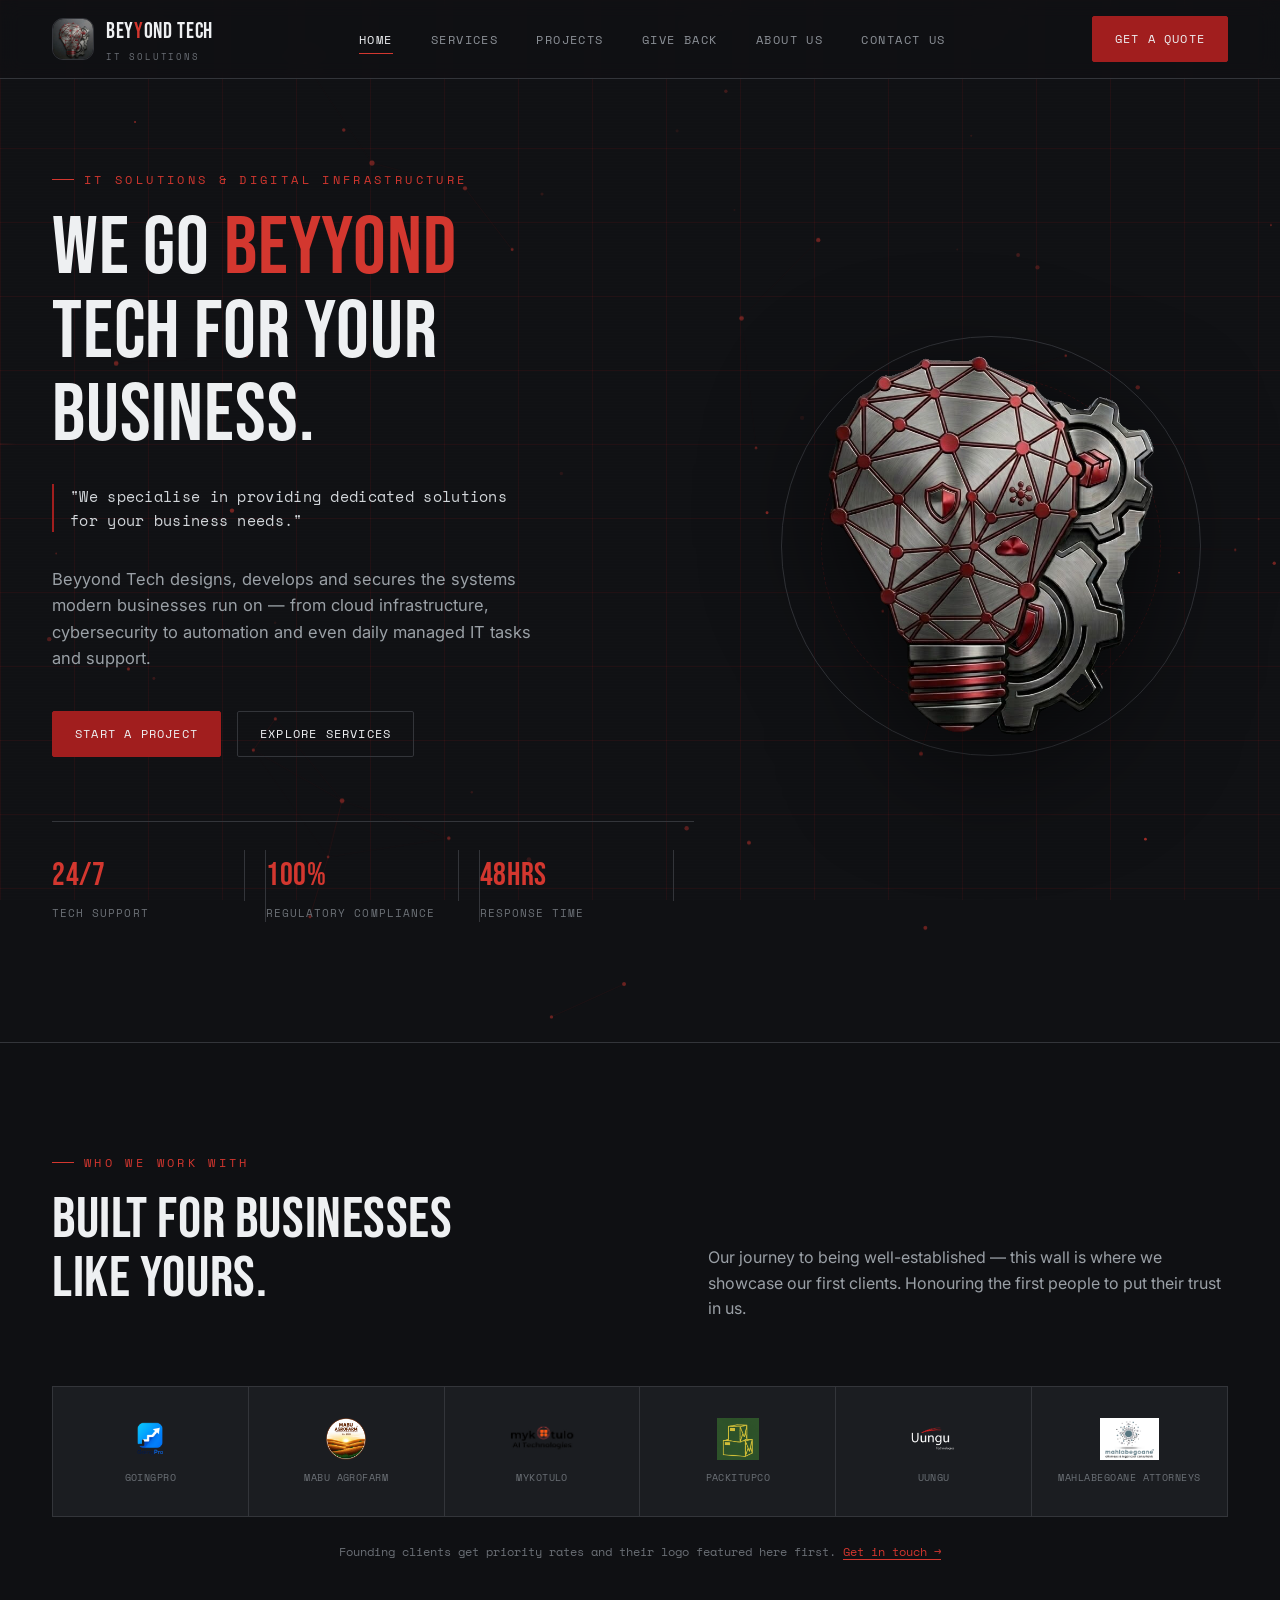
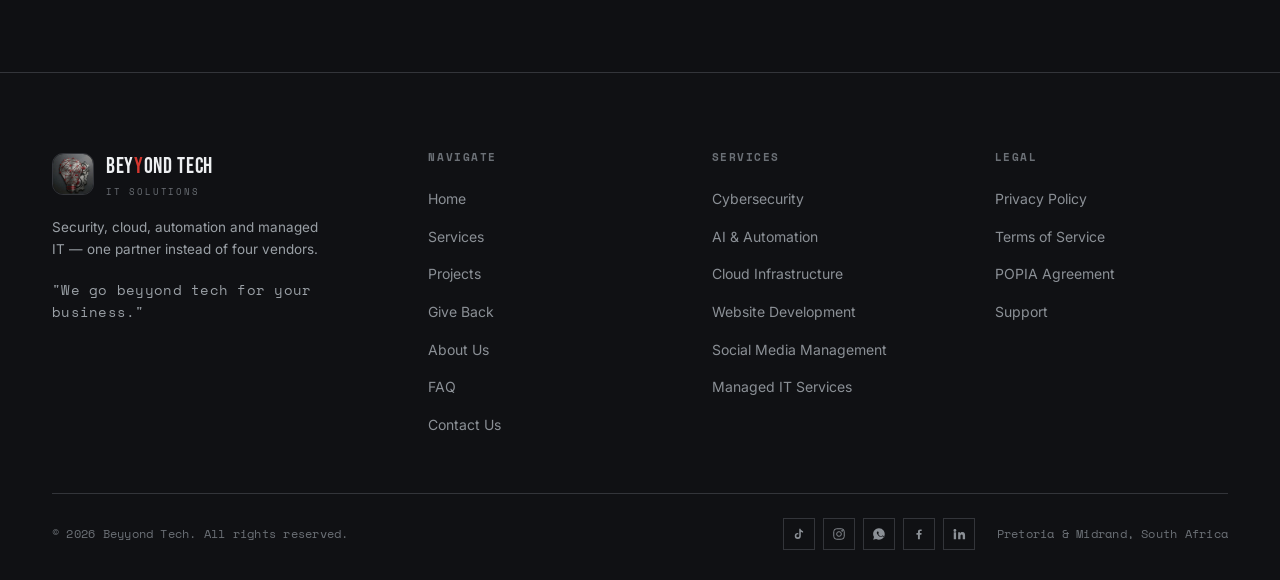
<file: index.html>
<!DOCTYPE html>
<html lang="en-ZA">
<head>
<meta charset="UTF-8">
<meta name="viewport" content="width=device-width, initial-scale=1.0">
<title>Beyyond Tech | IT Support, Cybersecurity &amp; Website Development in South Africa</title>
<meta name="description" content="Beyyond Tech is a South African IT solutions company providing cybersecurity, cloud infrastructure, website development, social media management and managed IT support for small and mid-sized businesses across South Africa.">
<meta name="robots" content="index, follow">
<meta name="geo.region" content="ZA-GP">
<meta name="geo.placename" content="Pretoria and Midrand">
<link rel="canonical" href="https://www.beyyondtech.co.za/">

<!-- Open Graph -->
<meta property="og:type" content="website">
<meta property="og:site_name" content="Beyyond Tech">
<meta property="og:title" content="Beyyond Tech | IT Support, Cybersecurity & Website Development in South Africa">
<meta property="og:description" content="Beyyond Tech is a South African IT solutions company providing cybersecurity, cloud infrastructure, website development, social media management and managed IT support for small and mid-sized businesses across South Africa.">
<meta property="og:url" content="https://www.beyyondtech.co.za/">
<meta property="og:image" content="https://www.beyyondtech.co.za/assets/Logo.png">
<meta property="og:locale" content="en_ZA">

<!-- Twitter -->
<meta name="twitter:card" content="summary_large_image">
<meta name="twitter:title" content="Beyyond Tech | IT Support, Cybersecurity & Website Development in South Africa">
<meta name="twitter:description" content="Beyyond Tech is a South African IT solutions company providing cybersecurity, cloud infrastructure, website development, social media management and managed IT support for small and mid-sized businesses across South Africa.">
<meta name="twitter:image" content="https://www.beyyondtech.co.za/assets/Logo.png">

<link rel="icon" type="image/jpeg" href="assets/favicon.jpeg">
<link rel="preconnect" href="https://fonts.googleapis.com">
<link rel="preconnect" href="https://fonts.gstatic.com" crossorigin>
<link href="https://fonts.googleapis.com/css2?family=Bebas+Neue&family=Space+Mono:wght@400;700&family=Inter:wght@400;500;600;700;800&display=swap" rel="stylesheet">
<link rel="stylesheet" href="styles.css">

<!-- Structured data — helps Google understand this as a local South African IT business -->
<script type="application/ld+json">
{
  "@context": "https://schema.org",
  "@type": "ProfessionalService",
  "name": "Beyyond Tech",
  "alternateName": "Beyyond Tech IT Solutions",
  "description": "IT support, cybersecurity, cloud infrastructure, automation, website development and social media management for small and mid-sized businesses in South Africa.",
  "url": "https://www.beyyondtech.co.za/",
  "logo": "https://www.beyyondtech.co.za/assets/Logo.png",
  "image": "https://www.beyyondtech.co.za/assets/Logo.png",
  "telephone": "+27-00-000-0000",
  "priceRange": "$$",
  "address": {
    "@type": "PostalAddress",
    "addressLocality": "Pretoria and Midrand",
    "addressRegion": "Gauteng",
    "addressCountry": "ZA"
  },
  "areaServed": {
    "@type": "Country",
    "name": "South Africa"
  },
  "sameAs": [
    "https://www.tiktok.com/@beyyondtech",
    "https://twitter.com/beyyondtech",
    "https://www.instagram.com/beyyondtech",
    "https://www.facebook.com/beyyondtech"
  ],
  "makesOffer": [
    { "@type": "Offer", "itemOffered": { "@type": "Service", "name": "Cybersecurity & Data Protection" } },
    { "@type": "Offer", "itemOffered": { "@type": "Service", "name": "AI & Automation Solutions" } },
    { "@type": "Offer", "itemOffered": { "@type": "Service", "name": "Cloud Infrastructure" } },
    { "@type": "Offer", "itemOffered": { "@type": "Service", "name": "Website Development" } },
    { "@type": "Offer", "itemOffered": { "@type": "Service", "name": "Social Media Management" } },
    { "@type": "Offer", "itemOffered": { "@type": "Service", "name": "Managed IT & Deployment" } }
  ]
}
</script>
</head>
<body data-page="home">

<header>
  <div class="nav-inner">
    <a href="index.html" class="brand">
      <img src="assets/favicon.jpeg" alt="Beyyond Tech logo">
      <div>
        <div class="brand-word">BEY<span>Y</span>OND TECH</div>
        <div class="brand-tag">IT Solutions</div>
      </div>
    </a>
    <nav class="primary-nav" id="primaryNav">
      <ul>
        <li><a href="index.html" class="nav-link active">Home</a></li>
        <li><a href="services.html" class="nav-link">Services</a></li>
        <li><a href="projects.html" class="nav-link">Projects</a></li>
        <li><a href="giveback.html" class="nav-link">Give Back</a></li>
        <li><a href="about.html" class="nav-link">About Us</a></li>
        <li><a href="contact.html" class="nav-link">Contact Us</a></li>
      </ul>
    </nav>
    <div class="header-cta">
      <a href="contact.html#contact" class="btn btn-solid">Get a Quote</a>
      <button class="menu-toggle" id="menuToggle" aria-label="Toggle menu">
        <span></span><span></span><span></span>
      </button>
    </div>
  </div>
</header>
<main>

<!-- ============ HOME / HERO ============ -->
  <section id="home">
    <canvas id="network-canvas"></canvas>
    <div class="wrap hero-inner">
      <div class="hero-copy">
        <div class="eyebrow">IT Solutions &amp; Digital Infrastructure</div>
        <h1>We go <span class="hl">beyyond</span><br>tech for your<br>business.</h1>
        <p class="motto">"We specialise in providing dedicated solutions for your business needs."</p>
        <p class="lead">Beyyond Tech designs, develops and secures the systems modern businesses run on — from cloud infrastructure, cybersecurity to automation and even daily managed IT tasks and support.</p>
        <div class="hero-actions">
          <a href="contact.html#contact" class="btn btn-solid">Start a Project</a>
          <a href="services.html#services" class="btn btn-ghost">Explore Services</a>
        </div>
        <div class="stat-row">
          <div>
            <div class="stat-num">24/7</div>
            <div class="stat-label">Tech Support</div>
          </div>
          <div>
            <div class="stat-num">100%</div>
            <div class="stat-label">Regulatory Compliance</div>
          </div>
          <div>
            <div class="stat-num">48hrs</div>
            <div class="stat-label">Response Time</div>
          </div>
        </div>
      </div>
      <div class="hero-visual">
        <div class="ring"></div>
        <div class="ring r2"></div>
        <img src="assets/Logo.png" alt="Beyyond Tech emblem">
      </div>
    </div>
  </section>

<!-- ============ CLIENTS ============ -->
  <section id="clients">
    <div class="wrap">
      <div class="section-head reveal">
        <div>
          <div class="eyebrow">Who We Work With</div>
          <h2>Built for businesses<br>like yours.</h2>
        </div>
        <p class="section-sub">Our journey to being well-established — this wall is where we showcase our first clients. Honouring the first people to put their trust in us.</p>
      </div>
      <div class="clients-strip reveal">
        <div class="client-tile">
          <img src="assets/Client Logos/GoingPro.ico" alt="GoingPro logo">
          <span>GoingPro</span>
        </div>
        <div class="client-tile">
          <img src="assets/Client Logos/Mabu Agrofarm.png" alt="Mabu Agrofarm logo">
          <span>Mabu Agrofarm</span>
        </div>
        <div class="client-tile">
          <img src="assets/Client Logos/Mykotulo.png" alt="Mykotulo logo">
          <span>Mykotulo</span>
        </div>
        <div class="client-tile">
          <img src="assets/Client Logos/PackItUpCo.png" alt="PackItUpCo logo">
          <span>PackItUpCo</span>
        </div>
        <div class="client-tile">
          <img src="assets/Client Logos/Uungu.png" alt="Uungu logo">
          <span>Uungu</span>
        </div>
        <div class="client-tile">
          <img src="assets/Client Logos/Mahlabegoane Attoneys.jpg" alt="Mahlabegoane Attorneys logo">
          <span>Mahlabegoane Attorneys</span>
        </div>
      </div>
      <p class="clients-note reveal">Founding clients get priority rates and their logo featured here first. <a href="contact.html#contact">Get in touch →</a></p>
    </div>
  </section>

</main>

<!-- ============ FOOTER ============ -->
<footer>
  <div class="wrap">
    <div class="footer-grid">
      <div class="footer-brand">
        <a href="index.html" class="brand">
          <img src="assets/favicon.jpeg" alt="Beyyond Tech logo">
          <div>
            <div class="brand-word">BEY<span>Y</span>OND TECH</div>
            <div class="brand-tag">IT Solutions</div>
          </div>
        </a>
        <p>Security, cloud, automation and managed IT — one partner instead of four vendors.</p>
        <p class="footer-motto">"We go beyyond tech for your business."</p>
      </div>

      <div class="footer-col">
        <h5>Navigate</h5>
        <ul>
          <li><a href="#home">Home</a></li>
          <li><a href="services.html#services">Services</a></li>
          <li><a href="projects.html#projects">Projects</a></li>
          <li><a href="giveback.html#giveback">Give Back</a></li>
          <li><a href="about.html#about">About Us</a></li>
          <li><a href="contact.html#faq">FAQ</a></li>
          <li><a href="contact.html#contact">Contact Us</a></li>
        </ul>
      </div>

      <div class="footer-col">
        <h5>Services</h5>
        <ul>
          <li><a href="services.html#services">Cybersecurity</a></li>
          <li><a href="services.html#services">AI &amp; Automation</a></li>
          <li><a href="services.html#services">Cloud Infrastructure</a></li>
          <li><a href="services.html#services">Website Development</a></li>
          <li><a href="services.html#services">Social Media Management</a></li>
          <li><a href="services.html#services">Managed IT Services</a></li>
        </ul>
      </div>

      <div class="footer-col">
        <h5>Legal</h5>
        <ul>
          <li><button class="link-btn" data-modal="privacy">Privacy Policy</button></li>
          <li><button class="link-btn" data-modal="terms">Terms of Service</button></li>
          <li><button class="link-btn" data-modal="popia">POPIA Agreement</button></li>
          <li><button class="link-btn" data-modal="support">Support</button></li>
        </ul>
      </div>
    </div>

    <div class="footer-bottom">
      <p id="footerDate">© Beyyond Tech. All rights reserved.</p>
      <div class="footer-bottom-right">
        <div class="footer-social" aria-label="Social links — placeholders until profiles are live">
          <a href="#" title="TikTok"><svg viewBox="0 0 24 24" fill="currentColor"><path d="M14.5 3c.7 2.2 2.2 3.7 4.5 4.1v2.6c-1.3-.1-2.7-.5-3.9-1.4v7a5.2 5.2 0 1 1-5.2-5.2c.3 0 .6.1.9.1v2.6a2.5 2.5 0 1 0 1.6 2.5V3h2.1Z"/></svg></a>
          <a href="#" title="Instagram"><svg viewBox="0 0 24 24" fill="none" stroke="currentColor" stroke-width="1.6"><rect x="3" y="3" width="18" height="18" rx="5"/><circle cx="12" cy="12" r="4"/><circle cx="17.5" cy="6.5" r="1"/></svg></a>
          <a href="https://wa.me/270000000000" target="_blank" rel="noopener" title="WhatsApp"><svg viewBox="0 0 24 24" fill="currentColor"><path d="M12.04 2a9.96 9.96 0 0 0-8.58 15.2L2 22l5-1.32A9.97 9.97 0 1 0 12.04 2Zm5.74 14.06c-.2.56-1.14.99-1.55 1.05-.39.06-.89.09-2.86-.6-2.42-1.05-4-3.72-4.13-3.9-.13-.17-1.04-1.38-1.04-2.63 0-1.25.66-1.86.9-2.11.23-.25.5-.31.66-.31h.48c.15 0 .36.01.55.42.24.53.82 1.83.9 1.96.08.13.14.29.02.47-.12.18-.18.29-.36.46-.17.17-.36.4-.52.54-.17.17-.35.35-.15.69.2.34.9 1.48 1.94 2.39 1.34 1.2 2.47 1.57 2.81 1.74.34.17.54.14.73-.08.2-.22.87-.99 1.1-1.33.23-.34.46-.28.78-.17.32.11 2.05 1 2.39 1.18.34.17.56.26.65.4.09.13.09.76-.11 1.33Z"/></svg></a>
          <a href="#" title="Facebook"><svg viewBox="0 0 24 24" fill="currentColor"><path d="M13.5 21v-7.6h2.6l.4-3H13.5V8.4c0-.87.24-1.46 1.5-1.46h1.6V4.24C16.3 4.17 15.3 4.08 14.16 4.08c-2.35 0-3.96 1.43-3.96 4.06v2.26H7.6v3h2.6V21h3.3Z"/></svg></a>
          <a href="#" title="LinkedIn"><svg viewBox="0 0 24 24" fill="currentColor"><path d="M4.98 3.5a2.5 2.5 0 1 1 0 5 2.5 2.5 0 0 1 0-5ZM3 9h4v12H3V9Zm7 0h3.8v1.7h.05c.53-1 1.83-2.05 3.77-2.05 4.03 0 4.78 2.65 4.78 6.1V21h-4v-5.4c0-1.28-.02-2.93-1.79-2.93-1.79 0-2.06 1.4-2.06 2.84V21h-4V9Z"/></svg></a>
        </div>
        <p class="made">Pretoria &amp; Midrand, South Africa</p>
      </div>
    </div>
  </div>
</footer>

<!-- ============ MODALS ============ -->
<div class="modal-overlay" id="modalOverlay">
  <div class="modal-box">
    <div class="modal-head">
      <h3 id="modalTitle">Title</h3>
      <button class="modal-close" id="modalClose" aria-label="Close">✕</button>
    </div>
    <div class="modal-body" id="modalBody"></div>
  </div>
</div>

<script src="main.js"></script>
</body>
</html>
</file>
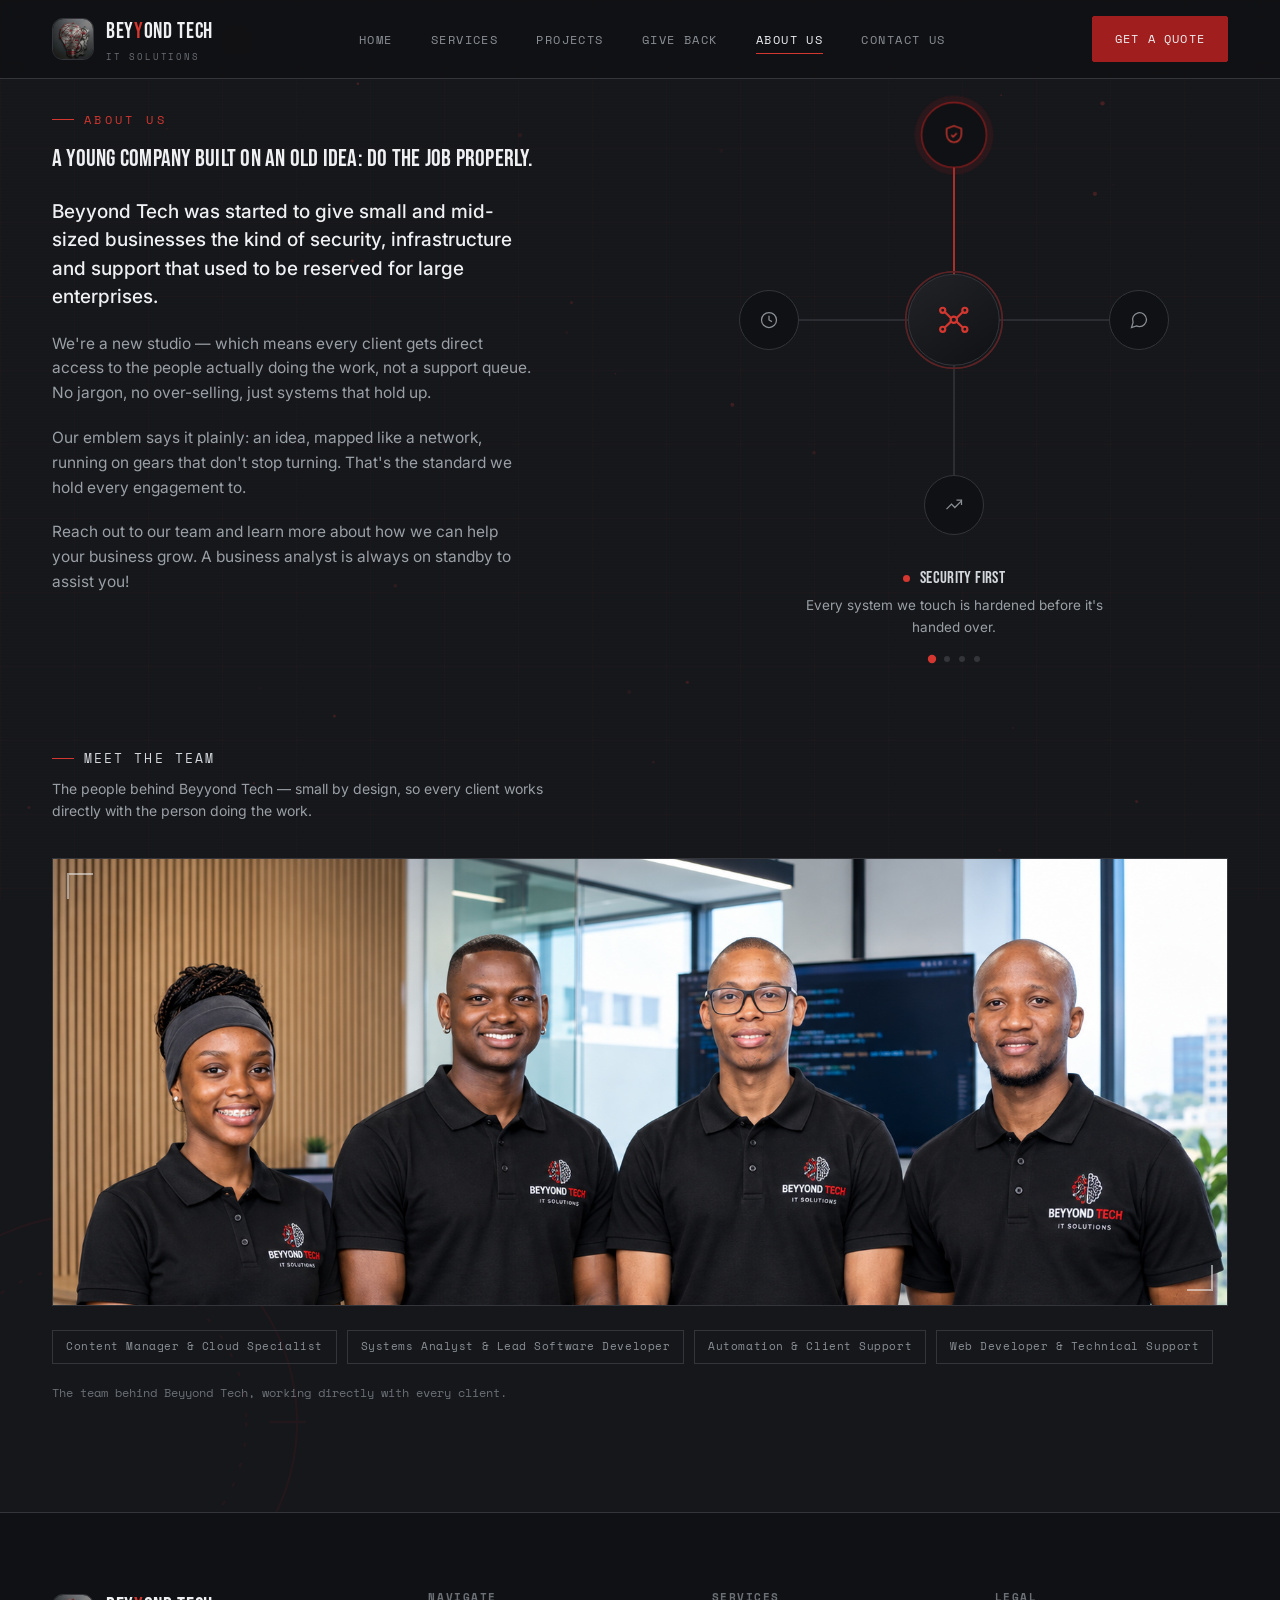
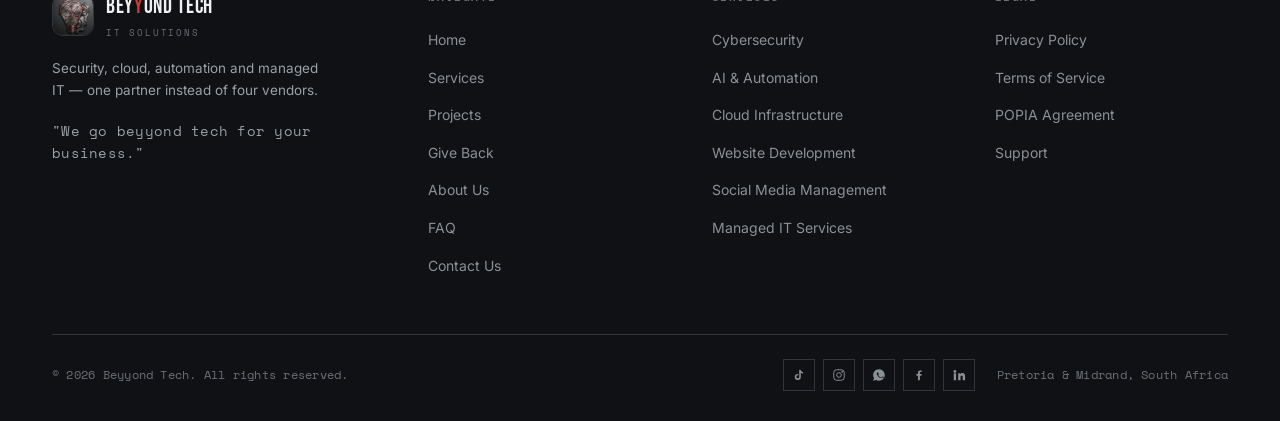
<file: about.html>
<!DOCTYPE html>
<html lang="en-ZA">
<head>
<meta charset="UTF-8">
<meta name="viewport" content="width=device-width, initial-scale=1.0">
<title>About Us | Beyyond Tech IT Solutions</title>
<meta name="description" content="Meet Beyyond Tech — a South African IT studio built on security, straight talk, and direct access to the people doing the work.">
<meta name="robots" content="index, follow">
<meta name="geo.region" content="ZA-GP">
<meta name="geo.placename" content="Pretoria and Midrand">
<link rel="canonical" href="https://www.beyyondtech.co.za/about.html">

<!-- Open Graph -->
<meta property="og:type" content="website">
<meta property="og:site_name" content="Beyyond Tech">
<meta property="og:title" content="About Us | Beyyond Tech IT Solutions">
<meta property="og:description" content="Meet Beyyond Tech — a South African IT studio built on security, straight talk, and direct access to the people doing the work.">
<meta property="og:url" content="https://www.beyyondtech.co.za/about.html">
<meta property="og:image" content="https://www.beyyondtech.co.za/assets/Logo.png">
<meta property="og:locale" content="en_ZA">

<!-- Twitter -->
<meta name="twitter:card" content="summary_large_image">
<meta name="twitter:title" content="About Us | Beyyond Tech IT Solutions">
<meta name="twitter:description" content="Meet Beyyond Tech — a South African IT studio built on security, straight talk, and direct access to the people doing the work.">
<meta name="twitter:image" content="https://www.beyyondtech.co.za/assets/Logo.png">

<link rel="icon" type="image/jpeg" href="assets/favicon.jpeg">
<link rel="preconnect" href="https://fonts.googleapis.com">
<link rel="preconnect" href="https://fonts.gstatic.com" crossorigin>
<link href="https://fonts.googleapis.com/css2?family=Bebas+Neue&family=Space+Mono:wght@400;700&family=Inter:wght@400;500;600;700;800&display=swap" rel="stylesheet">
<link rel="stylesheet" href="styles.css">

<!-- Structured data — helps Google understand this as a local South African IT business -->
<script type="application/ld+json">
{
  "@context": "https://schema.org",
  "@type": "ProfessionalService",
  "name": "Beyyond Tech",
  "alternateName": "Beyyond Tech IT Solutions",
  "description": "IT support, cybersecurity, cloud infrastructure, automation, website development and social media management for small and mid-sized businesses in South Africa.",
  "url": "https://www.beyyondtech.co.za/",
  "logo": "https://www.beyyondtech.co.za/assets/Logo.png",
  "image": "https://www.beyyondtech.co.za/assets/Logo.png",
  "telephone": "+27-00-000-0000",
  "priceRange": "$$",
  "address": {
    "@type": "PostalAddress",
    "addressLocality": "Pretoria and Midrand",
    "addressRegion": "Gauteng",
    "addressCountry": "ZA"
  },
  "areaServed": {
    "@type": "Country",
    "name": "South Africa"
  },
  "sameAs": [
    "https://www.tiktok.com/@beyyondtech",
    "https://twitter.com/beyyondtech",
    "https://www.instagram.com/beyyondtech",
    "https://www.facebook.com/beyyondtech"
  ],
  "makesOffer": [
    { "@type": "Offer", "itemOffered": { "@type": "Service", "name": "Cybersecurity & Data Protection" } },
    { "@type": "Offer", "itemOffered": { "@type": "Service", "name": "AI & Automation Solutions" } },
    { "@type": "Offer", "itemOffered": { "@type": "Service", "name": "Cloud Infrastructure" } },
    { "@type": "Offer", "itemOffered": { "@type": "Service", "name": "Website Development" } },
    { "@type": "Offer", "itemOffered": { "@type": "Service", "name": "Social Media Management" } },
    { "@type": "Offer", "itemOffered": { "@type": "Service", "name": "Managed IT & Deployment" } }
  ]
}
</script>
</head>
<body data-page="about">

<header>
  <div class="nav-inner">
    <a href="index.html" class="brand">
      <img src="assets/favicon.jpeg" alt="Beyyond Tech logo">
      <div>
        <div class="brand-word">BEY<span>Y</span>OND TECH</div>
        <div class="brand-tag">IT Solutions</div>
      </div>
    </a>
    <nav class="primary-nav" id="primaryNav">
      <ul>
        <li><a href="index.html" class="nav-link">Home</a></li>
        <li><a href="services.html" class="nav-link">Services</a></li>
        <li><a href="projects.html" class="nav-link">Projects</a></li>
        <li><a href="giveback.html" class="nav-link">Give Back</a></li>
        <li><a href="about.html" class="nav-link active">About Us</a></li>
        <li><a href="contact.html" class="nav-link">Contact Us</a></li>
      </ul>
    </nav>
    <div class="header-cta">
      <a href="contact.html#contact" class="btn btn-solid">Get a Quote</a>
      <button class="menu-toggle" id="menuToggle" aria-label="Toggle menu">
        <span></span><span></span><span></span>
      </button>
    </div>
  </div>
</header>
<main>

<!-- ============ ABOUT ============ -->
  <section id="about">
    <div class="bg-decor spin-rev" style="width:460px;height:460px;bottom:-140px;left:-140px;">
      <svg viewBox="0 0 200 200"><circle cx="100" cy="100" r="90" fill="none" stroke="currentColor" stroke-width="1"/><circle cx="100" cy="100" r="68" fill="none" stroke="currentColor" stroke-width="1" stroke-dasharray="2 7"/><g stroke="currentColor" stroke-width="1"><line x1="100" y1="6" x2="100" y2="22"/><line x1="100" y1="178" x2="100" y2="194"/><line x1="6" y1="100" x2="22" y2="100"/><line x1="178" y1="100" x2="194" y2="100"/><line x1="35.8" y1="35.8" x2="47" y2="47"/><line x1="153" y1="153" x2="164.2" y2="164.2"/><line x1="35.8" y1="164.2" x2="47" y2="153"/><line x1="153" y1="47" x2="164.2" y2="35.8"/></g></svg>
    </div>
    <div class="wrap">
      <div class="about-inner">
        <div class="about-copy reveal">
          <div class="eyebrow">About Us</div>
          <h2 style="margin-bottom:26px;">A young company built on an old idea: do the job properly.</h2>
          <p class="lead-2">Beyyond Tech was started to give small and mid-sized businesses the kind of security, infrastructure and support that used to be reserved for large enterprises.</p>
          <p>We're a new studio — which means every client gets direct access to the people actually doing the work, not a support queue. No jargon, no over-selling, just systems that hold up.</p>
          <p>Our emblem says it plainly: an idea, mapped like a network, running on gears that don't stop turning. That's the standard we hold every engagement to.</p>
          <p> Reach out to our team and learn more about how we can help your business grow. A business analyst is always on standby to assist you!</p>
        </div>
        <div class="reveal">
          <div class="values-diagram" id="valuesDiagram">
            <svg class="vd-lines" viewBox="0 0 400 400" preserveAspectRatio="xMidYMid meet">
              <line class="vd-line" data-i="0" x1="200" y1="200" x2="200" y2="42"/>
              <line class="vd-line" data-i="1" x1="200" y1="200" x2="358" y2="200"/>
              <line class="vd-line" data-i="2" x1="200" y1="200" x2="200" y2="358"/>
              <line class="vd-line" data-i="3" x1="200" y1="200" x2="42" y2="200"/>
              <circle class="vd-hub-ring" cx="200" cy="200" r="46"/>
              <circle class="vd-hub-ring pulse" cx="200" cy="200" r="46"/>
            </svg>
            <div class="vd-hub">
              <svg viewBox="0 0 24 24" fill="none" stroke="currentColor" stroke-width="1.4"><circle cx="12" cy="12" r="2"/><circle cx="5" cy="6" r="1.6"/><circle cx="19" cy="6" r="1.6"/><circle cx="5" cy="18" r="1.6"/><circle cx="19" cy="18" r="1.6"/><path d="M6.3 7.1 10.4 11M17.7 7.1 13.6 11M6.3 16.9 10.4 13M17.7 16.9 13.6 13"/></svg>
            </div>
            <button type="button" class="vd-node" data-i="0" style="top:6%;left:50%;" aria-label="Security First">
              <svg viewBox="0 0 24 24" fill="none" stroke="currentColor" stroke-width="1.5"><path d="M12 2 4 5v6c0 5 3.4 8.7 8 9 4.6-.3 8-4 8-9V5l-8-3Z"/><path d="M9 12l2 2 4-4"/></svg>
            </button>
            <button type="button" class="vd-node" data-i="1" style="top:50%;left:94%;" aria-label="Straight Talk">
              <svg viewBox="0 0 24 24" fill="none" stroke="currentColor" stroke-width="1.5"><path d="M21 11.5a8.4 8.4 0 0 1-8.4 8.4 8.6 8.6 0 0 1-3.6-.8L3 21l1.9-6a8.4 8.4 0 1 1 16.1-3.5Z"/></svg>
            </button>
            <button type="button" class="vd-node" data-i="2" style="top:94%;left:50%;" aria-label="Built to Scale">
              <svg viewBox="0 0 24 24" fill="none" stroke="currentColor" stroke-width="1.5"><path d="M3 17 9 11l4 4 8-8"/><path d="M15 6h6v6"/></svg>
            </button>
            <button type="button" class="vd-node" data-i="3" style="top:50%;left:6%;" aria-label="Always On">
              <svg viewBox="0 0 24 24" fill="none" stroke="currentColor" stroke-width="1.5"><circle cx="12" cy="12" r="9"/><path d="M12 7v5l3.5 2"/></svg>
            </button>
          </div>
          <div class="vd-caption">
            <h4 id="vdCaptionTitle">Security First</h4>
            <p id="vdCaptionText">Every system we touch is hardened before it's handed over.</p>
          </div>
          <div class="vd-dots" id="vdDots">
            <button type="button" class="vd-dot active" data-i="0" aria-label="Show Security First"></button>
            <button type="button" class="vd-dot" data-i="1" aria-label="Show Straight Talk"></button>
            <button type="button" class="vd-dot" data-i="2" aria-label="Show Built to Scale"></button>
            <button type="button" class="vd-dot" data-i="3" aria-label="Show Always On"></button>
          </div>
        </div>
      </div>

      <div class="team-block">
        <div class="team-head reveal">
          <h3>Meet the Team</h3>
          <p class="section-sub">The people behind Beyyond Tech — small by design, so every client works directly with the person doing the work.</p>
        </div>
        <div class="reveal">
          <div class="team-photo-frame">
            <div class="corner tl"></div>
            <div class="corner br"></div>
            <img src="assets/Team Picture.png" alt="Beyyond Tech team">
          </div>
          <div class="team-caption-row">
            <span>Content Manager &amp; Cloud Specialist</span>
            <span>Systems Analyst &amp; Lead Software Developer</span>
            <span>Automation &amp; Client Support</span>
            <span>Web Developer &amp; Technical Support</span>
          </div>
          <p class="team-note">The team behind Beyyond Tech, working directly with every client.</p>
        </div>
      </div>
    </div>
  </section>

</main>

<!-- ============ FOOTER ============ -->
<footer>
  <div class="wrap">
    <div class="footer-grid">
      <div class="footer-brand">
        <a href="index.html" class="brand">
          <img src="assets/favicon.jpeg" alt="Beyyond Tech logo">
          <div>
            <div class="brand-word">BEY<span>Y</span>OND TECH</div>
            <div class="brand-tag">IT Solutions</div>
          </div>
        </a>
        <p>Security, cloud, automation and managed IT — one partner instead of four vendors.</p>
        <p class="footer-motto">"We go beyyond tech for your business."</p>
      </div>

      <div class="footer-col">
        <h5>Navigate</h5>
        <ul>
          <li><a href="index.html">Home</a></li>
          <li><a href="services.html#services">Services</a></li>
          <li><a href="projects.html#projects">Projects</a></li>
          <li><a href="giveback.html#giveback">Give Back</a></li>
          <li><a href="about.html#about">About Us</a></li>
          <li><a href="contact.html#faq">FAQ</a></li>
          <li><a href="contact.html#contact">Contact Us</a></li>
        </ul>
      </div>

      <div class="footer-col">
        <h5>Services</h5>
        <ul>
          <li><a href="services.html#services">Cybersecurity</a></li>
          <li><a href="services.html#services">AI &amp; Automation</a></li>
          <li><a href="services.html#services">Cloud Infrastructure</a></li>
          <li><a href="services.html#services">Website Development</a></li>
          <li><a href="services.html#services">Social Media Management</a></li>
          <li><a href="services.html#services">Managed IT Services</a></li>
        </ul>
      </div>

      <div class="footer-col">
        <h5>Legal</h5>
        <ul>
          <li><button class="link-btn" data-modal="privacy">Privacy Policy</button></li>
          <li><button class="link-btn" data-modal="terms">Terms of Service</button></li>
          <li><button class="link-btn" data-modal="popia">POPIA Agreement</button></li>
          <li><button class="link-btn" data-modal="support">Support</button></li>
        </ul>
      </div>
    </div>

    <div class="footer-bottom">
      <p id="footerDate">© Beyyond Tech. All rights reserved.</p>
      <div class="footer-bottom-right">
        <div class="footer-social" aria-label="Social links — placeholders until profiles are live">
          <a href="#" title="TikTok"><svg viewBox="0 0 24 24" fill="currentColor"><path d="M14.5 3c.7 2.2 2.2 3.7 4.5 4.1v2.6c-1.3-.1-2.7-.5-3.9-1.4v7a5.2 5.2 0 1 1-5.2-5.2c.3 0 .6.1.9.1v2.6a2.5 2.5 0 1 0 1.6 2.5V3h2.1Z"/></svg></a>
          <a href="#" title="Instagram"><svg viewBox="0 0 24 24" fill="none" stroke="currentColor" stroke-width="1.6"><rect x="3" y="3" width="18" height="18" rx="5"/><circle cx="12" cy="12" r="4"/><circle cx="17.5" cy="6.5" r="1"/></svg></a>
          <a href="https://wa.me/270000000000" target="_blank" rel="noopener" title="WhatsApp"><svg viewBox="0 0 24 24" fill="currentColor"><path d="M12.04 2a9.96 9.96 0 0 0-8.58 15.2L2 22l5-1.32A9.97 9.97 0 1 0 12.04 2Zm5.74 14.06c-.2.56-1.14.99-1.55 1.05-.39.06-.89.09-2.86-.6-2.42-1.05-4-3.72-4.13-3.9-.13-.17-1.04-1.38-1.04-2.63 0-1.25.66-1.86.9-2.11.23-.25.5-.31.66-.31h.48c.15 0 .36.01.55.42.24.53.82 1.83.9 1.96.08.13.14.29.02.47-.12.18-.18.29-.36.46-.17.17-.36.4-.52.54-.17.17-.35.35-.15.69.2.34.9 1.48 1.94 2.39 1.34 1.2 2.47 1.57 2.81 1.74.34.17.54.14.73-.08.2-.22.87-.99 1.1-1.33.23-.34.46-.28.78-.17.32.11 2.05 1 2.39 1.18.34.17.56.26.65.4.09.13.09.76-.11 1.33Z"/></svg></a>
          <a href="#" title="Facebook"><svg viewBox="0 0 24 24" fill="currentColor"><path d="M13.5 21v-7.6h2.6l.4-3H13.5V8.4c0-.87.24-1.46 1.5-1.46h1.6V4.24C16.3 4.17 15.3 4.08 14.16 4.08c-2.35 0-3.96 1.43-3.96 4.06v2.26H7.6v3h2.6V21h3.3Z"/></svg></a>
          <a href="#" title="LinkedIn"><svg viewBox="0 0 24 24" fill="currentColor"><path d="M4.98 3.5a2.5 2.5 0 1 1 0 5 2.5 2.5 0 0 1 0-5ZM3 9h4v12H3V9Zm7 0h3.8v1.7h.05c.53-1 1.83-2.05 3.77-2.05 4.03 0 4.78 2.65 4.78 6.1V21h-4v-5.4c0-1.28-.02-2.93-1.79-2.93-1.79 0-2.06 1.4-2.06 2.84V21h-4V9Z"/></svg></a>
        </div>
        <p class="made">Pretoria &amp; Midrand, South Africa</p>
      </div>
    </div>
  </div>
</footer>

<!-- ============ MODALS ============ -->
<div class="modal-overlay" id="modalOverlay">
  <div class="modal-box">
    <div class="modal-head">
      <h3 id="modalTitle">Title</h3>
      <button class="modal-close" id="modalClose" aria-label="Close">✕</button>
    </div>
    <div class="modal-body" id="modalBody"></div>
  </div>
</div>

<script src="main.js"></script>
</body>
</html>
</file>
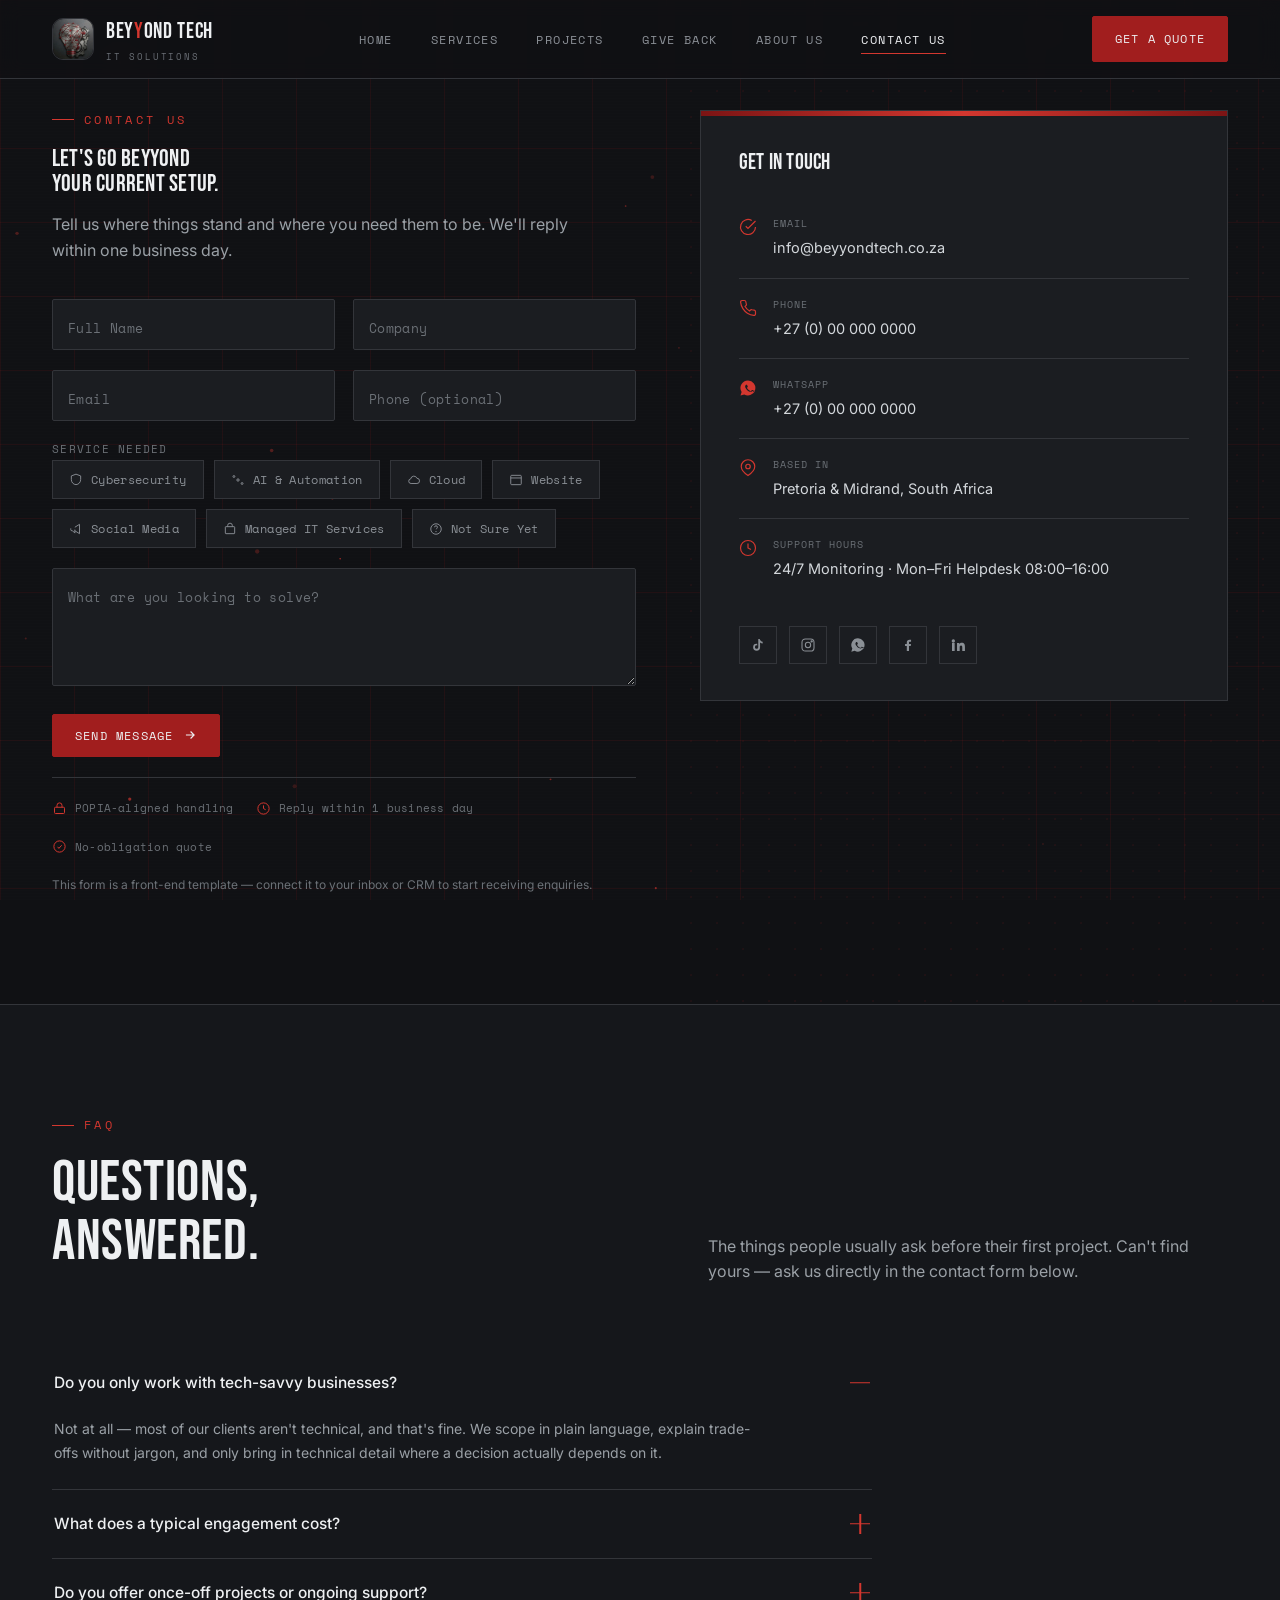
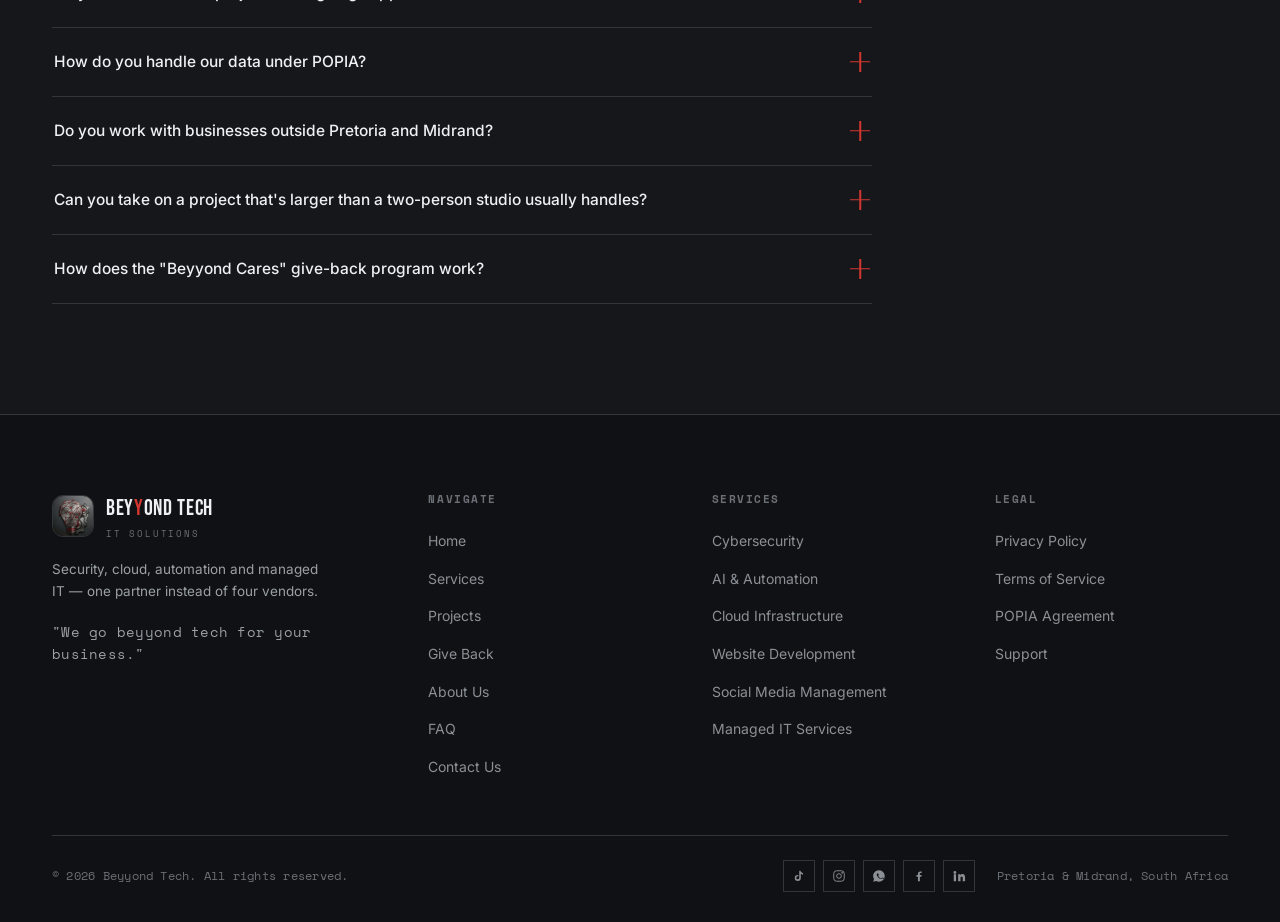
<file: contact.html>
<!DOCTYPE html>
<html lang="en-ZA">
<head>
<meta charset="UTF-8">
<meta name="viewport" content="width=device-width, initial-scale=1.0">
<title>Contact Us & FAQ | Beyyond Tech</title>
<meta name="description" content="Get in touch with Beyyond Tech for a free quote, or check our frequently asked questions about pricing, process and support.">
<meta name="robots" content="index, follow">
<meta name="geo.region" content="ZA-GP">
<meta name="geo.placename" content="Pretoria and Midrand">
<link rel="canonical" href="https://www.beyyondtech.co.za/contact.html">

<!-- Open Graph -->
<meta property="og:type" content="website">
<meta property="og:site_name" content="Beyyond Tech">
<meta property="og:title" content="Contact Us & FAQ | Beyyond Tech">
<meta property="og:description" content="Get in touch with Beyyond Tech for a free quote, or check our frequently asked questions about pricing, process and support.">
<meta property="og:url" content="https://www.beyyondtech.co.za/contact.html">
<meta property="og:image" content="https://www.beyyondtech.co.za/assets/Logo.png">
<meta property="og:locale" content="en_ZA">

<!-- Twitter -->
<meta name="twitter:card" content="summary_large_image">
<meta name="twitter:title" content="Contact Us & FAQ | Beyyond Tech">
<meta name="twitter:description" content="Get in touch with Beyyond Tech for a free quote, or check our frequently asked questions about pricing, process and support.">
<meta name="twitter:image" content="https://www.beyyondtech.co.za/assets/Logo.png">

<link rel="icon" type="image/jpeg" href="assets/favicon.jpeg">
<link rel="preconnect" href="https://fonts.googleapis.com">
<link rel="preconnect" href="https://fonts.gstatic.com" crossorigin>
<link href="https://fonts.googleapis.com/css2?family=Bebas+Neue&family=Space+Mono:wght@400;700&family=Inter:wght@400;500;600;700;800&display=swap" rel="stylesheet">
<link rel="stylesheet" href="styles.css">

<!-- Structured data — helps Google understand this as a local South African IT business -->
<script type="application/ld+json">
{
  "@context": "https://schema.org",
  "@type": "ProfessionalService",
  "name": "Beyyond Tech",
  "alternateName": "Beyyond Tech IT Solutions",
  "description": "IT support, cybersecurity, cloud infrastructure, automation, website development and social media management for small and mid-sized businesses in South Africa.",
  "url": "https://www.beyyondtech.co.za/",
  "logo": "https://www.beyyondtech.co.za/assets/Logo.png",
  "image": "https://www.beyyondtech.co.za/assets/Logo.png",
  "telephone": "+27-00-000-0000",
  "priceRange": "$$",
  "address": {
    "@type": "PostalAddress",
    "addressLocality": "Pretoria and Midrand",
    "addressRegion": "Gauteng",
    "addressCountry": "ZA"
  },
  "areaServed": {
    "@type": "Country",
    "name": "South Africa"
  },
  "sameAs": [
    "https://www.tiktok.com/@beyyondtech",
    "https://twitter.com/beyyondtech",
    "https://www.instagram.com/beyyondtech",
    "https://www.facebook.com/beyyondtech"
  ],
  "makesOffer": [
    { "@type": "Offer", "itemOffered": { "@type": "Service", "name": "Cybersecurity & Data Protection" } },
    { "@type": "Offer", "itemOffered": { "@type": "Service", "name": "AI & Automation Solutions" } },
    { "@type": "Offer", "itemOffered": { "@type": "Service", "name": "Cloud Infrastructure" } },
    { "@type": "Offer", "itemOffered": { "@type": "Service", "name": "Website Development" } },
    { "@type": "Offer", "itemOffered": { "@type": "Service", "name": "Social Media Management" } },
    { "@type": "Offer", "itemOffered": { "@type": "Service", "name": "Managed IT & Deployment" } }
  ]
}
</script>
</head>
<body data-page="contact">

<header>
  <div class="nav-inner">
    <a href="index.html" class="brand">
      <img src="assets/favicon.jpeg" alt="Beyyond Tech logo">
      <div>
        <div class="brand-word">BEY<span>Y</span>OND TECH</div>
        <div class="brand-tag">IT Solutions</div>
      </div>
    </a>
    <nav class="primary-nav" id="primaryNav">
      <ul>
        <li><a href="index.html" class="nav-link">Home</a></li>
        <li><a href="services.html" class="nav-link">Services</a></li>
        <li><a href="projects.html" class="nav-link">Projects</a></li>
        <li><a href="giveback.html" class="nav-link">Give Back</a></li>
        <li><a href="about.html" class="nav-link">About Us</a></li>
        <li><a href="contact.html" class="nav-link active">Contact Us</a></li>
      </ul>
    </nav>
    <div class="header-cta">
      <a href="#contact" class="btn btn-solid">Get a Quote</a>
      <button class="menu-toggle" id="menuToggle" aria-label="Toggle menu">
        <span></span><span></span><span></span>
      </button>
    </div>
  </div>
</header>
<main>

<!-- ============ CONTACT ============ -->
  <section id="contact">
    <div class="wrap contact-inner">
      <div class="reveal">
        <div class="eyebrow">Contact Us</div>
        <h2 style="margin-bottom:16px;">Let's go beyyond<br>your current setup.</h2>
        <p class="section-sub" style="margin-bottom:36px;">Tell us where things stand and where you need them to be. We'll reply within one business day.</p>
        <form class="contact-form" id="contactForm">
          <div class="field-row">
            <div class="field-float">
              <input type="text" id="name" placeholder=" " required>
              <label for="name">Full Name</label>
            </div>
            <div class="field-float">
              <input type="text" id="company" placeholder=" ">
              <label for="company">Company</label>
            </div>
          </div>
          <div class="field-row">
            <div class="field-float">
              <input type="email" id="email" placeholder=" " required>
              <label for="email">Email</label>
            </div>
            <div class="field-float">
              <input type="tel" id="phone" placeholder=" ">
              <label for="phone">Phone (optional)</label>
            </div>
          </div>

          <div>
            <span class="chip-label">Service Needed</span>
            <div class="chip-group" id="chipGroup">
              <button type="button" class="chip" data-value="Cybersecurity">
                <svg viewBox="0 0 24 24" fill="none" stroke="currentColor" stroke-width="1.6"><path d="M12 2 4 5v6c0 5 3.4 8.7 8 9 4.6-.3 8-4 8-9V5l-8-3Z"/></svg>
                Cybersecurity
              </button>
              <button type="button" class="chip" data-value="AI & Automation">
                <svg viewBox="0 0 24 24" fill="none" stroke="currentColor" stroke-width="1.6"><circle cx="12" cy="12" r="2"/><circle cx="5" cy="6" r="1.6"/><circle cx="19" cy="18" r="1.6"/></svg>
                AI &amp; Automation
              </button>
              <button type="button" class="chip" data-value="Cloud Infrastructure">
                <svg viewBox="0 0 24 24" fill="none" stroke="currentColor" stroke-width="1.6"><path d="M7 18a4 4 0 0 1-.6-7.96A5.5 5.5 0 0 1 17 9.02 4 4 0 0 1 17 18H7Z"/></svg>
                Cloud
              </button>
              <button type="button" class="chip" data-value="Website Development">
                <svg viewBox="0 0 24 24" fill="none" stroke="currentColor" stroke-width="1.6"><rect x="3" y="4" width="18" height="16" rx="1.5"/><path d="M3 8.5h18"/></svg>
                Website
              </button>
              <button type="button" class="chip" data-value="Social Media Management">
                <svg viewBox="0 0 24 24" fill="none" stroke="currentColor" stroke-width="1.6"><path d="M3 11v2a2 2 0 0 0 2 2h1l4 4v-6"/><path d="M10 9 18 4v16l-8-5"/></svg>
                Social Media 
              </button>
              <button type="button" class="chip" data-value="Managed IT Services">
                <svg viewBox="0 0 24 24" fill="none" stroke="currentColor" stroke-width="1.6"><rect x="4" y="8" width="16" height="12" rx="1"/><path d="M8 8V6a4 4 0 0 1 8 0v2"/></svg>
                Managed IT Services
              </button>
              <button type="button" class="chip" data-value="Not sure yet">
                <svg viewBox="0 0 24 24" fill="none" stroke="currentColor" stroke-width="1.6"><circle cx="12" cy="12" r="9"/><path d="M9.5 9a2.5 2.5 0 0 1 5 0c0 1.5-2 1.8-2 3.5"/><circle cx="12" cy="16.5" r=".4" fill="currentColor"/></svg>
                Not Sure Yet
              </button>
            </div>
            <input type="hidden" id="serviceInput">
          </div>

          <div class="field-float">
            <textarea id="message" placeholder=" " required></textarea>
            <label for="message">What are you looking to solve?</label>
          </div>

          <button type="submit" class="btn btn-solid btn-submit" style="align-self:flex-start;">
            <span class="btn-submit-label">Send Message</span>
            <svg viewBox="0 0 24 24" fill="none" stroke="currentColor" stroke-width="2"><path d="M5 12h14M13 6l6 6-6 6"/></svg>
          </button>

          <div class="trust-row">
            <span class="trust-item"><svg viewBox="0 0 24 24" fill="none" stroke="currentColor" stroke-width="1.6"><rect x="4" y="10" width="16" height="10" rx="1.5"/><path d="M8 10V7a4 4 0 0 1 8 0v3"/></svg> POPIA-aligned handling</span>
            <span class="trust-item"><svg viewBox="0 0 24 24" fill="none" stroke="currentColor" stroke-width="1.6"><circle cx="12" cy="12" r="9"/><path d="M12 7v5l3.5 2"/></svg> Reply within 1 business day</span>
            <span class="trust-item"><svg viewBox="0 0 24 24" fill="none" stroke="currentColor" stroke-width="1.6"><path d="M9 12.5 11 15l4.5-5"/><circle cx="12" cy="12" r="9"/></svg> No-obligation quote</span>
          </div>
          <p class="form-note">This form is a front-end template — connect it to your inbox or CRM to start receiving enquiries.</p>
        </form>
      </div>

      <div class="reveal">
        <div class="contact-info-block">
          <div class="contact-info-top"></div>
          <div class="contact-info-inner">
            <h3>Get in Touch</h3>
            <div class="info-row">
              <div class="ico"><svg width="18" height="18" viewBox="0 0 24 24" fill="none" stroke="currentColor" stroke-width="1.6"><path d="M22 12a10 10 0 1 1-5-8.66"/><path d="M22 4 12 14.01l-3-3"/></svg></div>
              <div>
                <div class="lbl">Email</div>
                <div class="val">info@beyyondtech.co.za</div>
              </div>
            </div>
            <div class="info-row">
              <div class="ico"><svg width="18" height="18" viewBox="0 0 24 24" fill="none" stroke="currentColor" stroke-width="1.6"><path d="M22 16.92v3a2 2 0 0 1-2.18 2 19.8 19.8 0 0 1-8.63-3.07 19.5 19.5 0 0 1-6-6 19.8 19.8 0 0 1-3.07-8.67A2 2 0 0 1 4.11 2h3a2 2 0 0 1 2 1.72c.13.99.36 1.96.68 2.89a2 2 0 0 1-.45 2.11L8.09 9.91a16 16 0 0 0 6 6l1.19-1.19a2 2 0 0 1 2.11-.45c.93.32 1.9.55 2.89.68A2 2 0 0 1 22 16.92Z"/></svg></div>
              <div>
                <div class="lbl">Phone</div>
                <div class="val">+27 (0) 00 000 0000</div>
              </div>
            </div>
            <div class="info-row">
              <div class="ico"><svg width="18" height="18" viewBox="0 0 24 24" fill="currentColor"><path d="M12.04 2a9.96 9.96 0 0 0-8.58 15.2L2 22l5-1.32A9.97 9.97 0 1 0 12.04 2Zm5.74 14.06c-.2.56-1.14.99-1.55 1.05-.39.06-.89.09-2.86-.6-2.42-1.05-4-3.72-4.13-3.9-.13-.17-1.04-1.38-1.04-2.63 0-1.25.66-1.86.9-2.11.23-.25.5-.31.66-.31h.48c.15 0 .36.01.55.42.24.53.82 1.83.9 1.96.08.13.14.29.02.47-.12.18-.18.29-.36.46-.17.17-.36.4-.52.54-.17.17-.35.35-.15.69.2.34.9 1.48 1.94 2.39 1.34 1.2 2.47 1.57 2.81 1.74.34.17.54.14.73-.08.2-.22.87-.99 1.1-1.33.23-.34.46-.28.78-.17.32.11 2.05 1 2.39 1.18.34.17.56.26.65.4.09.13.09.76-.11 1.33Z"/></svg></div>
              <div>
                <div class="lbl">WhatsApp</div>
                <div class="val">+27 (0) 00 000 0000</div>
              </div>
            </div>
            <div class="info-row">
              <div class="ico"><svg width="18" height="18" viewBox="0 0 24 24" fill="none" stroke="currentColor" stroke-width="1.6"><path d="M21 10c0 6-9 12-9 12s-9-6-9-12a9 9 0 0 1 18 0Z"/><circle cx="12" cy="10" r="3"/></svg></div>
              <div>
                <div class="lbl">Based In</div>
                <div class="val">Pretoria &amp; Midrand, South Africa</div>
              </div>
            </div>
            <div class="info-row">
              <div class="ico"><svg width="18" height="18" viewBox="0 0 24 24" fill="none" stroke="currentColor" stroke-width="1.6"><circle cx="12" cy="12" r="10"/><path d="M12 6v6l4 2"/></svg></div>
              <div>
                <div class="lbl">Support Hours</div>
                <div class="val">24/7 Monitoring · Mon–Fri Helpdesk 08:00–16:00</div>
              </div>
            </div>
            <div class="social-row" aria-label="Social links — placeholders until profiles are live">
              <a href="#" title="TikTok"><svg viewBox="0 0 24 24" fill="currentColor"><path d="M14.5 3c.7 2.2 2.2 3.7 4.5 4.1v2.6c-1.3-.1-2.7-.5-3.9-1.4v7a5.2 5.2 0 1 1-5.2-5.2c.3 0 .6.1.9.1v2.6a2.5 2.5 0 1 0 1.6 2.5V3h2.1Z"/></svg></a>
              <a href="#" title="Instagram"><svg viewBox="0 0 24 24" fill="none" stroke="currentColor" stroke-width="1.6"><rect x="3" y="3" width="18" height="18" rx="5"/><circle cx="12" cy="12" r="4"/><circle cx="17.5" cy="6.5" r="1"/></svg></a>
              <a href="https://wa.me/270000000000" target="_blank" rel="noopener" title="WhatsApp"><svg viewBox="0 0 24 24" fill="currentColor"><path d="M12.04 2a9.96 9.96 0 0 0-8.58 15.2L2 22l5-1.32A9.97 9.97 0 1 0 12.04 2Zm5.74 14.06c-.2.56-1.14.99-1.55 1.05-.39.06-.89.09-2.86-.6-2.42-1.05-4-3.72-4.13-3.9-.13-.17-1.04-1.38-1.04-2.63 0-1.25.66-1.86.9-2.11.23-.25.5-.31.66-.31h.48c.15 0 .36.01.55.42.24.53.82 1.83.9 1.96.08.13.14.29.02.47-.12.18-.18.29-.36.46-.17.17-.36.4-.52.54-.17.17-.35.35-.15.69.2.34.9 1.48 1.94 2.39 1.34 1.2 2.47 1.57 2.81 1.74.34.17.54.14.73-.08.2-.22.87-.99 1.1-1.33.23-.34.46-.28.78-.17.32.11 2.05 1 2.39 1.18.34.17.56.26.65.4.09.13.09.76-.11 1.33Z"/></svg></a>
              <a href="#" title="Facebook"><svg viewBox="0 0 24 24" fill="currentColor"><path d="M13.5 21v-7.6h2.6l.4-3H13.5V8.4c0-.87.24-1.46 1.5-1.46h1.6V4.24C16.3 4.17 15.3 4.08 14.16 4.08c-2.35 0-3.96 1.43-3.96 4.06v2.26H7.6v3h2.6V21h3.3Z"/></svg></a>
              <a href="#" title="LinkedIn"><svg viewBox="0 0 24 24" fill="currentColor"><path d="M4.98 3.5a2.5 2.5 0 1 1 0 5 2.5 2.5 0 0 1 0-5ZM3 9h4v12H3V9Zm7 0h3.8v1.7h.05c.53-1 1.83-2.05 3.77-2.05 4.03 0 4.78 2.65 4.78 6.1V21h-4v-5.4c0-1.28-.02-2.93-1.79-2.93-1.79 0-2.06 1.4-2.06 2.84V21h-4V9Z"/></svg></a>
            </div>
          </div>
        </div>
      </div>
    </div>
  </section>

<!-- ============ FAQ ============ -->
  <section id="faq">
    <div class="wrap">
      <div class="section-head reveal">
        <div>
          <div class="eyebrow">FAQ</div>
          <h2>Questions,<br>answered.</h2>
        </div>
        <p class="section-sub">The things people usually ask before their first project. Can't find yours — ask us directly in the contact form below.</p>
      </div>
      <div class="faq-list reveal" id="faqList">
        <div class="faq-item open">
          <button class="faq-question" type="button">
            <span>Do you only work with tech-savvy businesses?</span>
            <span class="faq-plus"></span>
          </button>
          <div class="faq-answer">
            <div class="faq-answer-inner">Not at all — most of our clients aren't technical, and that's fine. We scope in plain language, explain trade-offs without jargon, and only bring in technical detail where a decision actually depends on it.</div>
          </div>
        </div>
        <div class="faq-item">
          <button class="faq-question" type="button">
            <span>What does a typical engagement cost?</span>
            <span class="faq-plus"></span>
          </button>
          <div class="faq-answer">
            <div class="faq-answer-inner">It depends on scope — a basic brochure website costs a lot less than a full cloud migration or an ongoing security retainer. We scope every project individually and give you a fixed quote before any work starts, so there are no surprises. Get in touch for a free, no-obligation quote.</div>
          </div>
        </div>
        <div class="faq-item">
          <button class="faq-question" type="button">
            <span>Do you offer once-off projects or ongoing support?</span>
            <span class="faq-plus"></span>
          </button>
          <div class="faq-answer">
            <div class="faq-answer-inner">Both. Website builds and cloud migrations are typically once-off projects with a defined end date. Cybersecurity monitoring, managed IT, and social media management are ongoing retainers, billed monthly. We'll recommend the right model for what you need.</div>
          </div>
        </div>
        <div class="faq-item">
          <button class="faq-question" type="button">
            <span>How do you handle our data under POPIA?</span>
            <span class="faq-plus"></span>
          </button>
          <div class="faq-answer">
            <div class="faq-answer-inner">We process personal information lawfully and only for the purpose it was collected, in line with South Africa's Protection of Personal Information Act. Full detail is in our POPIA Agreement, linked in the footer of this site.</div>
          </div>
        </div>
        <div class="faq-item">
          <button class="faq-question" type="button">
            <span>Do you work with businesses outside Pretoria and Midrand?</span>
            <span class="faq-plus"></span>
          </button>
          <div class="faq-answer">
            <div class="faq-answer-inner">Yes. Most of our work — website builds, cloud setup, cybersecurity, social media management — can be delivered remotely anywhere in South Africa. On-site visits for hardware rollouts or in-person consultations are scoped separately based on location.</div>
          </div>
        </div>
        <div class="faq-item">
          <button class="faq-question" type="button">
            <span>Can you take on a project that's larger than a two-person studio usually handles?</span>
            <span class="faq-plus"></span>
          </button>
          <div class="faq-answer">
            <div class="faq-answer-inner">Yes — for larger or highly specialised builds, we scope the project, manage the client relationship end-to-end, and bring in vetted specialist partners to deliver the technical work under our quality standards. You still deal with one point of contact throughout.</div>
          </div>
        </div>
        <div class="faq-item">
          <button class="faq-question" type="button">
            <span>How does the "Beyyond Cares" give-back program work?</span>
            <span class="faq-plus"></span>
          </button>
          <div class="faq-answer">
            <div class="faq-answer-inner">We offer registered NGOs and NPOs reduced or no-cost access to our services — time, direct contributions, and IT expertise. If you run or know a qualifying organisation, use the contact form and mention "Beyyond Cares" in your message.</div>
          </div>
        </div>
      </div>
    </div>
  </section>

</main>

<!-- ============ FOOTER ============ -->
<footer>
  <div class="wrap">
    <div class="footer-grid">
      <div class="footer-brand">
        <a href="index.html" class="brand">
          <img src="assets/favicon.jpeg" alt="Beyyond Tech logo">
          <div>
            <div class="brand-word">BEY<span>Y</span>OND TECH</div>
            <div class="brand-tag">IT Solutions</div>
          </div>
        </a>
        <p>Security, cloud, automation and managed IT — one partner instead of four vendors.</p>
        <p class="footer-motto">"We go beyyond tech for your business."</p>
      </div>

      <div class="footer-col">
        <h5>Navigate</h5>
        <ul>
          <li><a href="index.html">Home</a></li>
          <li><a href="services.html#services">Services</a></li>
          <li><a href="projects.html#projects">Projects</a></li>
          <li><a href="giveback.html#giveback">Give Back</a></li>
          <li><a href="about.html#about">About Us</a></li>
          <li><a href="contact.html#faq">FAQ</a></li>
          <li><a href="contact.html#contact">Contact Us</a></li>
        </ul>
      </div>

      <div class="footer-col">
        <h5>Services</h5>
        <ul>
          <li><a href="services.html#services">Cybersecurity</a></li>
          <li><a href="services.html#services">AI &amp; Automation</a></li>
          <li><a href="services.html#services">Cloud Infrastructure</a></li>
          <li><a href="services.html#services">Website Development</a></li>
          <li><a href="services.html#services">Social Media Management</a></li>
          <li><a href="services.html#services">Managed IT Services</a></li>
        </ul>
      </div>

      <div class="footer-col">
        <h5>Legal</h5>
        <ul>
          <li><button class="link-btn" data-modal="privacy">Privacy Policy</button></li>
          <li><button class="link-btn" data-modal="terms">Terms of Service</button></li>
          <li><button class="link-btn" data-modal="popia">POPIA Agreement</button></li>
          <li><button class="link-btn" data-modal="support">Support</button></li>
        </ul>
      </div>
    </div>

    <div class="footer-bottom">
      <p id="footerDate">© Beyyond Tech. All rights reserved.</p>
      <div class="footer-bottom-right">
        <div class="footer-social" aria-label="Social links — placeholders until profiles are live">
          <a href="#" title="TikTok"><svg viewBox="0 0 24 24" fill="currentColor"><path d="M14.5 3c.7 2.2 2.2 3.7 4.5 4.1v2.6c-1.3-.1-2.7-.5-3.9-1.4v7a5.2 5.2 0 1 1-5.2-5.2c.3 0 .6.1.9.1v2.6a2.5 2.5 0 1 0 1.6 2.5V3h2.1Z"/></svg></a>
          <a href="#" title="Instagram"><svg viewBox="0 0 24 24" fill="none" stroke="currentColor" stroke-width="1.6"><rect x="3" y="3" width="18" height="18" rx="5"/><circle cx="12" cy="12" r="4"/><circle cx="17.5" cy="6.5" r="1"/></svg></a>
          <a href="https://wa.me/270000000000" target="_blank" rel="noopener" title="WhatsApp"><svg viewBox="0 0 24 24" fill="currentColor"><path d="M12.04 2a9.96 9.96 0 0 0-8.58 15.2L2 22l5-1.32A9.97 9.97 0 1 0 12.04 2Zm5.74 14.06c-.2.56-1.14.99-1.55 1.05-.39.06-.89.09-2.86-.6-2.42-1.05-4-3.72-4.13-3.9-.13-.17-1.04-1.38-1.04-2.63 0-1.25.66-1.86.9-2.11.23-.25.5-.31.66-.31h.48c.15 0 .36.01.55.42.24.53.82 1.83.9 1.96.08.13.14.29.02.47-.12.18-.18.29-.36.46-.17.17-.36.4-.52.54-.17.17-.35.35-.15.69.2.34.9 1.48 1.94 2.39 1.34 1.2 2.47 1.57 2.81 1.74.34.17.54.14.73-.08.2-.22.87-.99 1.1-1.33.23-.34.46-.28.78-.17.32.11 2.05 1 2.39 1.18.34.17.56.26.65.4.09.13.09.76-.11 1.33Z"/></svg></a>
          <a href="#" title="Facebook"><svg viewBox="0 0 24 24" fill="currentColor"><path d="M13.5 21v-7.6h2.6l.4-3H13.5V8.4c0-.87.24-1.46 1.5-1.46h1.6V4.24C16.3 4.17 15.3 4.08 14.16 4.08c-2.35 0-3.96 1.43-3.96 4.06v2.26H7.6v3h2.6V21h3.3Z"/></svg></a>
          <a href="#" title="LinkedIn"><svg viewBox="0 0 24 24" fill="currentColor"><path d="M4.98 3.5a2.5 2.5 0 1 1 0 5 2.5 2.5 0 0 1 0-5ZM3 9h4v12H3V9Zm7 0h3.8v1.7h.05c.53-1 1.83-2.05 3.77-2.05 4.03 0 4.78 2.65 4.78 6.1V21h-4v-5.4c0-1.28-.02-2.93-1.79-2.93-1.79 0-2.06 1.4-2.06 2.84V21h-4V9Z"/></svg></a>
        </div>
        <p class="made">Pretoria &amp; Midrand, South Africa</p>
      </div>
    </div>
  </div>
</footer>

<!-- ============ MODALS ============ -->
<div class="modal-overlay" id="modalOverlay">
  <div class="modal-box">
    <div class="modal-head">
      <h3 id="modalTitle">Title</h3>
      <button class="modal-close" id="modalClose" aria-label="Close">✕</button>
    </div>
    <div class="modal-body" id="modalBody"></div>
  </div>
</div>

<script src="main.js"></script>
</body>
</html>
</file>
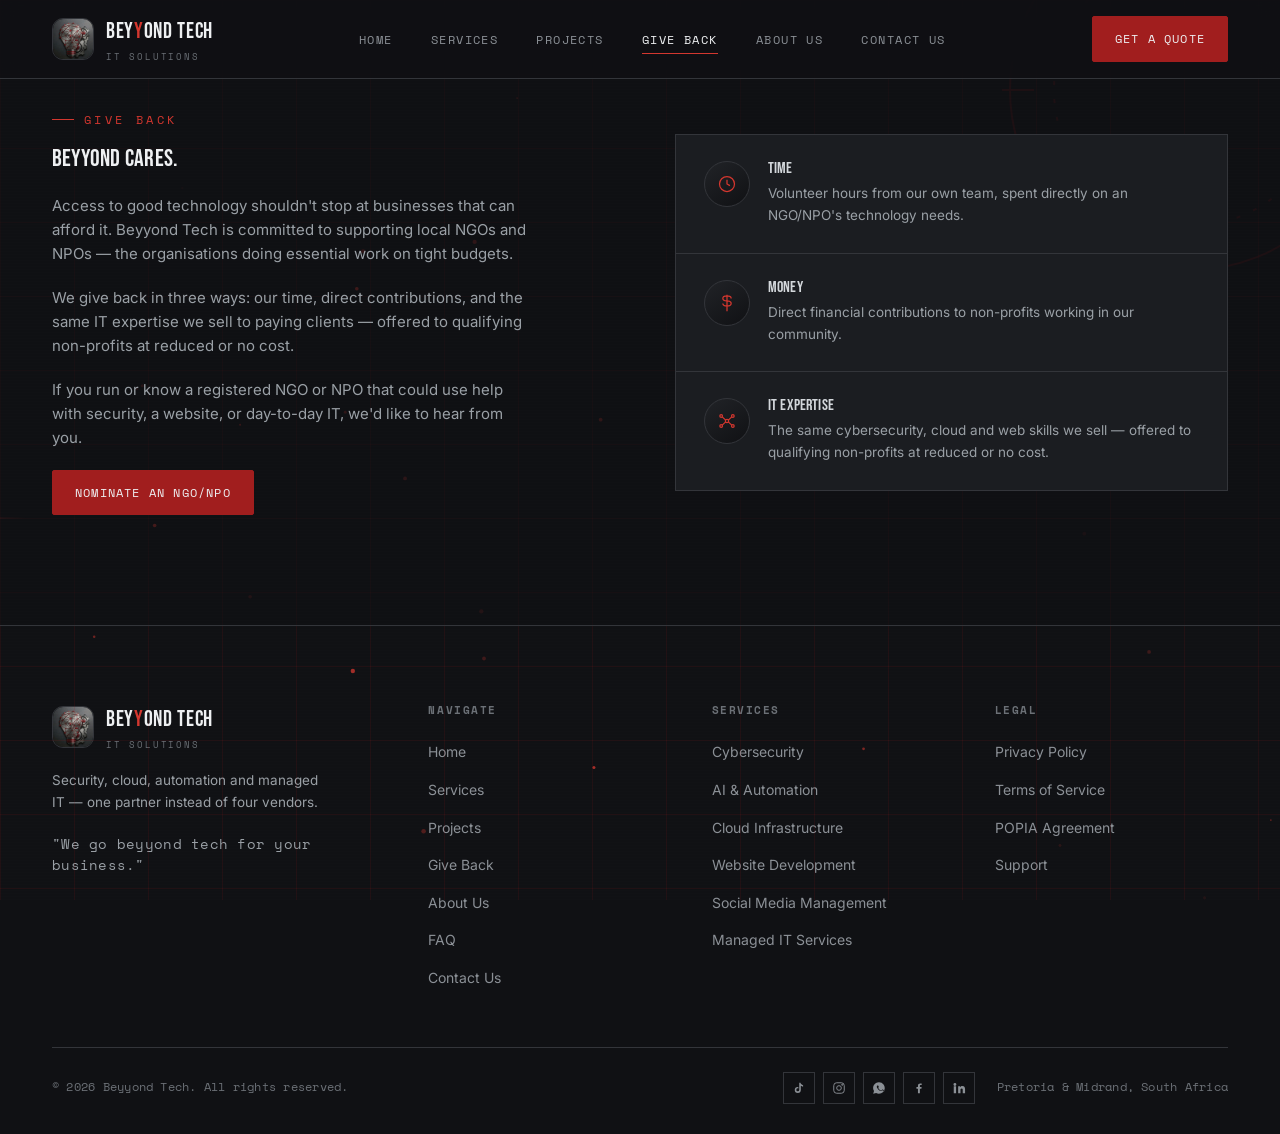
<file: giveback.html>
<!DOCTYPE html>
<html lang="en-ZA">
<head>
<meta charset="UTF-8">
<meta name="viewport" content="width=device-width, initial-scale=1.0">
<title>Beyyond Cares — Our Give-Back Initiative | Beyyond Tech</title>
<meta name="description" content="Beyyond Tech supports local NGOs and NPOs with donated time, money and IT expertise through our Beyyond Cares give-back initiative.">
<meta name="robots" content="index, follow">
<meta name="geo.region" content="ZA-GP">
<meta name="geo.placename" content="Pretoria and Midrand">
<link rel="canonical" href="https://www.beyyondtech.co.za/giveback.html">

<!-- Open Graph -->
<meta property="og:type" content="website">
<meta property="og:site_name" content="Beyyond Tech">
<meta property="og:title" content="Beyyond Cares — Our Give-Back Initiative | Beyyond Tech">
<meta property="og:description" content="Beyyond Tech supports local NGOs and NPOs with donated time, money and IT expertise through our Beyyond Cares give-back initiative.">
<meta property="og:url" content="https://www.beyyondtech.co.za/giveback.html">
<meta property="og:image" content="https://www.beyyondtech.co.za/assets/Logo.png">
<meta property="og:locale" content="en_ZA">

<!-- Twitter -->
<meta name="twitter:card" content="summary_large_image">
<meta name="twitter:title" content="Beyyond Cares — Our Give-Back Initiative | Beyyond Tech">
<meta name="twitter:description" content="Beyyond Tech supports local NGOs and NPOs with donated time, money and IT expertise through our Beyyond Cares give-back initiative.">
<meta name="twitter:image" content="https://www.beyyondtech.co.za/assets/Logo.png">

<link rel="icon" type="image/jpeg" href="assets/favicon.jpeg">
<link rel="preconnect" href="https://fonts.googleapis.com">
<link rel="preconnect" href="https://fonts.gstatic.com" crossorigin>
<link href="https://fonts.googleapis.com/css2?family=Bebas+Neue&family=Space+Mono:wght@400;700&family=Inter:wght@400;500;600;700;800&display=swap" rel="stylesheet">
<link rel="stylesheet" href="styles.css">

<!-- Structured data — helps Google understand this as a local South African IT business -->
<script type="application/ld+json">
{
  "@context": "https://schema.org",
  "@type": "ProfessionalService",
  "name": "Beyyond Tech",
  "alternateName": "Beyyond Tech IT Solutions",
  "description": "IT support, cybersecurity, cloud infrastructure, automation, website development and social media management for small and mid-sized businesses in South Africa.",
  "url": "https://www.beyyondtech.co.za/",
  "logo": "https://www.beyyondtech.co.za/assets/Logo.png",
  "image": "https://www.beyyondtech.co.za/assets/Logo.png",
  "telephone": "+27-00-000-0000",
  "priceRange": "$$",
  "address": {
    "@type": "PostalAddress",
    "addressLocality": "Pretoria and Midrand",
    "addressRegion": "Gauteng",
    "addressCountry": "ZA"
  },
  "areaServed": {
    "@type": "Country",
    "name": "South Africa"
  },
  "sameAs": [
    "https://www.tiktok.com/@beyyondtech",
    "https://twitter.com/beyyondtech",
    "https://www.instagram.com/beyyondtech",
    "https://www.facebook.com/beyyondtech"
  ],
  "makesOffer": [
    { "@type": "Offer", "itemOffered": { "@type": "Service", "name": "Cybersecurity & Data Protection" } },
    { "@type": "Offer", "itemOffered": { "@type": "Service", "name": "AI & Automation Solutions" } },
    { "@type": "Offer", "itemOffered": { "@type": "Service", "name": "Cloud Infrastructure" } },
    { "@type": "Offer", "itemOffered": { "@type": "Service", "name": "Website Development" } },
    { "@type": "Offer", "itemOffered": { "@type": "Service", "name": "Social Media Management" } },
    { "@type": "Offer", "itemOffered": { "@type": "Service", "name": "Managed IT & Deployment" } }
  ]
}
</script>
</head>
<body data-page="giveback">

<header>
  <div class="nav-inner">
    <a href="index.html" class="brand">
      <img src="assets/favicon.jpeg" alt="Beyyond Tech logo">
      <div>
        <div class="brand-word">BEY<span>Y</span>OND TECH</div>
        <div class="brand-tag">IT Solutions</div>
      </div>
    </a>
    <nav class="primary-nav" id="primaryNav">
      <ul>
        <li><a href="index.html" class="nav-link">Home</a></li>
        <li><a href="services.html" class="nav-link">Services</a></li>
        <li><a href="projects.html" class="nav-link">Projects</a></li>
        <li><a href="giveback.html" class="nav-link active">Give Back</a></li>
        <li><a href="about.html" class="nav-link">About Us</a></li>
        <li><a href="contact.html" class="nav-link">Contact Us</a></li>
      </ul>
    </nav>
    <div class="header-cta">
      <a href="contact.html#contact" class="btn btn-solid">Get a Quote</a>
      <button class="menu-toggle" id="menuToggle" aria-label="Toggle menu">
        <span></span><span></span><span></span>
      </button>
    </div>
  </div>
</header>
<main>

<!-- ============ GIVE BACK ============ -->
  <section id="giveback">
    <div class="bg-decor spin" style="width:400px;height:400px;top:-110px;right:-110px;">
      <svg viewBox="0 0 200 200"><circle cx="100" cy="100" r="90" fill="none" stroke="currentColor" stroke-width="1"/><circle cx="100" cy="100" r="68" fill="none" stroke="currentColor" stroke-width="1" stroke-dasharray="2 7"/><g stroke="currentColor" stroke-width="1"><line x1="100" y1="6" x2="100" y2="22"/><line x1="100" y1="178" x2="100" y2="194"/><line x1="6" y1="100" x2="22" y2="100"/><line x1="178" y1="100" x2="194" y2="100"/><line x1="35.8" y1="35.8" x2="47" y2="47"/><line x1="153" y1="153" x2="164.2" y2="164.2"/><line x1="35.8" y1="164.2" x2="47" y2="153"/><line x1="153" y1="47" x2="164.2" y2="35.8"/></g></svg>
    </div>
    <div class="wrap">
      <div class="giveback-inner">
        <div class="giveback-copy reveal">
          <div class="eyebrow">Give Back</div>
          <h2 style="margin-bottom:22px;">Beyyond Cares.</h2>
          <p>Access to good technology shouldn't stop at businesses that can afford it. Beyyond Tech is committed to supporting local NGOs and NPOs — the organisations doing essential work on tight budgets.</p>
          <p>We give back in three ways: our time, direct contributions, and the same IT expertise we sell to paying clients — offered to qualifying non-profits at reduced or no cost.</p>
          <p>If you run or know a registered NGO or NPO that could use help with security, a website, or day-to-day IT, we'd like to hear from you.</p>
          <a href="contact.html#contact" class="btn btn-solid">Nominate an NGO/NPO</a>
        </div>
        <div class="reveal">
          <div class="giveback-pillars">
            <div class="giveback-pillar">
              <div class="gp-icon"><svg viewBox="0 0 24 24" fill="none" stroke="currentColor" stroke-width="1.5"><circle cx="12" cy="12" r="9"/><path d="M12 7v5l3.5 2"/></svg></div>
              <div>
                <h4>Time</h4>
                <p>Volunteer hours from our own team, spent directly on an NGO/NPO's technology needs.</p>
              </div>
            </div>
            <div class="giveback-pillar">
              <div class="gp-icon"><svg viewBox="0 0 24 24" fill="none" stroke="currentColor" stroke-width="1.5"><path d="M12 2v20M17 6.5c0-1.9-2-3-5-3s-5 1.1-5 3 2 2.8 5 3 5 1.1 5 3-2 3-5 3-5-1.1-5-3"/></svg></div>
              <div>
                <h4>Money</h4>
                <p>Direct financial contributions to non-profits working in our community.</p>
              </div>
            </div>
            <div class="giveback-pillar">
              <div class="gp-icon"><svg viewBox="0 0 24 24" fill="none" stroke="currentColor" stroke-width="1.5"><circle cx="12" cy="12" r="2"/><circle cx="5" cy="6" r="1.6"/><circle cx="19" cy="6" r="1.6"/><circle cx="5" cy="18" r="1.6"/><circle cx="19" cy="18" r="1.6"/><path d="M6.3 7.1 10.4 11M17.7 7.1 13.6 11M6.3 16.9 10.4 13M17.7 16.9 13.6 13"/></svg></div>
              <div>
                <h4>IT Expertise</h4>
                <p>The same cybersecurity, cloud and web skills we sell — offered to qualifying non-profits at reduced or no cost.</p>
              </div>
            </div>
          </div>
        </div>
      </div>
    </div>
  </section>

</main>

<!-- ============ FOOTER ============ -->
<footer>
  <div class="wrap">
    <div class="footer-grid">
      <div class="footer-brand">
        <a href="index.html" class="brand">
          <img src="assets/favicon.jpeg" alt="Beyyond Tech logo">
          <div>
            <div class="brand-word">BEY<span>Y</span>OND TECH</div>
            <div class="brand-tag">IT Solutions</div>
          </div>
        </a>
        <p>Security, cloud, automation and managed IT — one partner instead of four vendors.</p>
        <p class="footer-motto">"We go beyyond tech for your business."</p>
      </div>

      <div class="footer-col">
        <h5>Navigate</h5>
        <ul>
          <li><a href="index.html">Home</a></li>
          <li><a href="services.html#services">Services</a></li>
          <li><a href="projects.html#projects">Projects</a></li>
          <li><a href="giveback.html#giveback">Give Back</a></li>
          <li><a href="about.html#about">About Us</a></li>
          <li><a href="contact.html#faq">FAQ</a></li>
          <li><a href="contact.html#contact">Contact Us</a></li>
        </ul>
      </div>

      <div class="footer-col">
        <h5>Services</h5>
        <ul>
          <li><a href="services.html#services">Cybersecurity</a></li>
          <li><a href="services.html#services">AI &amp; Automation</a></li>
          <li><a href="services.html#services">Cloud Infrastructure</a></li>
          <li><a href="services.html#services">Website Development</a></li>
          <li><a href="services.html#services">Social Media Management</a></li>
          <li><a href="services.html#services">Managed IT Services</a></li>
        </ul>
      </div>

      <div class="footer-col">
        <h5>Legal</h5>
        <ul>
          <li><button class="link-btn" data-modal="privacy">Privacy Policy</button></li>
          <li><button class="link-btn" data-modal="terms">Terms of Service</button></li>
          <li><button class="link-btn" data-modal="popia">POPIA Agreement</button></li>
          <li><button class="link-btn" data-modal="support">Support</button></li>
        </ul>
      </div>
    </div>

    <div class="footer-bottom">
      <p id="footerDate">© Beyyond Tech. All rights reserved.</p>
      <div class="footer-bottom-right">
        <div class="footer-social" aria-label="Social links — placeholders until profiles are live">
          <a href="#" title="TikTok"><svg viewBox="0 0 24 24" fill="currentColor"><path d="M14.5 3c.7 2.2 2.2 3.7 4.5 4.1v2.6c-1.3-.1-2.7-.5-3.9-1.4v7a5.2 5.2 0 1 1-5.2-5.2c.3 0 .6.1.9.1v2.6a2.5 2.5 0 1 0 1.6 2.5V3h2.1Z"/></svg></a>
          <a href="#" title="Instagram"><svg viewBox="0 0 24 24" fill="none" stroke="currentColor" stroke-width="1.6"><rect x="3" y="3" width="18" height="18" rx="5"/><circle cx="12" cy="12" r="4"/><circle cx="17.5" cy="6.5" r="1"/></svg></a>
          <a href="https://wa.me/270000000000" target="_blank" rel="noopener" title="WhatsApp"><svg viewBox="0 0 24 24" fill="currentColor"><path d="M12.04 2a9.96 9.96 0 0 0-8.58 15.2L2 22l5-1.32A9.97 9.97 0 1 0 12.04 2Zm5.74 14.06c-.2.56-1.14.99-1.55 1.05-.39.06-.89.09-2.86-.6-2.42-1.05-4-3.72-4.13-3.9-.13-.17-1.04-1.38-1.04-2.63 0-1.25.66-1.86.9-2.11.23-.25.5-.31.66-.31h.48c.15 0 .36.01.55.42.24.53.82 1.83.9 1.96.08.13.14.29.02.47-.12.18-.18.29-.36.46-.17.17-.36.4-.52.54-.17.17-.35.35-.15.69.2.34.9 1.48 1.94 2.39 1.34 1.2 2.47 1.57 2.81 1.74.34.17.54.14.73-.08.2-.22.87-.99 1.1-1.33.23-.34.46-.28.78-.17.32.11 2.05 1 2.39 1.18.34.17.56.26.65.4.09.13.09.76-.11 1.33Z"/></svg></a>
          <a href="#" title="Facebook"><svg viewBox="0 0 24 24" fill="currentColor"><path d="M13.5 21v-7.6h2.6l.4-3H13.5V8.4c0-.87.24-1.46 1.5-1.46h1.6V4.24C16.3 4.17 15.3 4.08 14.16 4.08c-2.35 0-3.96 1.43-3.96 4.06v2.26H7.6v3h2.6V21h3.3Z"/></svg></a>
          <a href="#" title="LinkedIn"><svg viewBox="0 0 24 24" fill="currentColor"><path d="M4.98 3.5a2.5 2.5 0 1 1 0 5 2.5 2.5 0 0 1 0-5ZM3 9h4v12H3V9Zm7 0h3.8v1.7h.05c.53-1 1.83-2.05 3.77-2.05 4.03 0 4.78 2.65 4.78 6.1V21h-4v-5.4c0-1.28-.02-2.93-1.79-2.93-1.79 0-2.06 1.4-2.06 2.84V21h-4V9Z"/></svg></a>
        </div>
        <p class="made">Pretoria &amp; Midrand, South Africa</p>
      </div>
    </div>
  </div>
</footer>

<!-- ============ MODALS ============ -->
<div class="modal-overlay" id="modalOverlay">
  <div class="modal-box">
    <div class="modal-head">
      <h3 id="modalTitle">Title</h3>
      <button class="modal-close" id="modalClose" aria-label="Close">✕</button>
    </div>
    <div class="modal-body" id="modalBody"></div>
  </div>
</div>

<script src="main.js"></script>
</body>
</html>
</file>
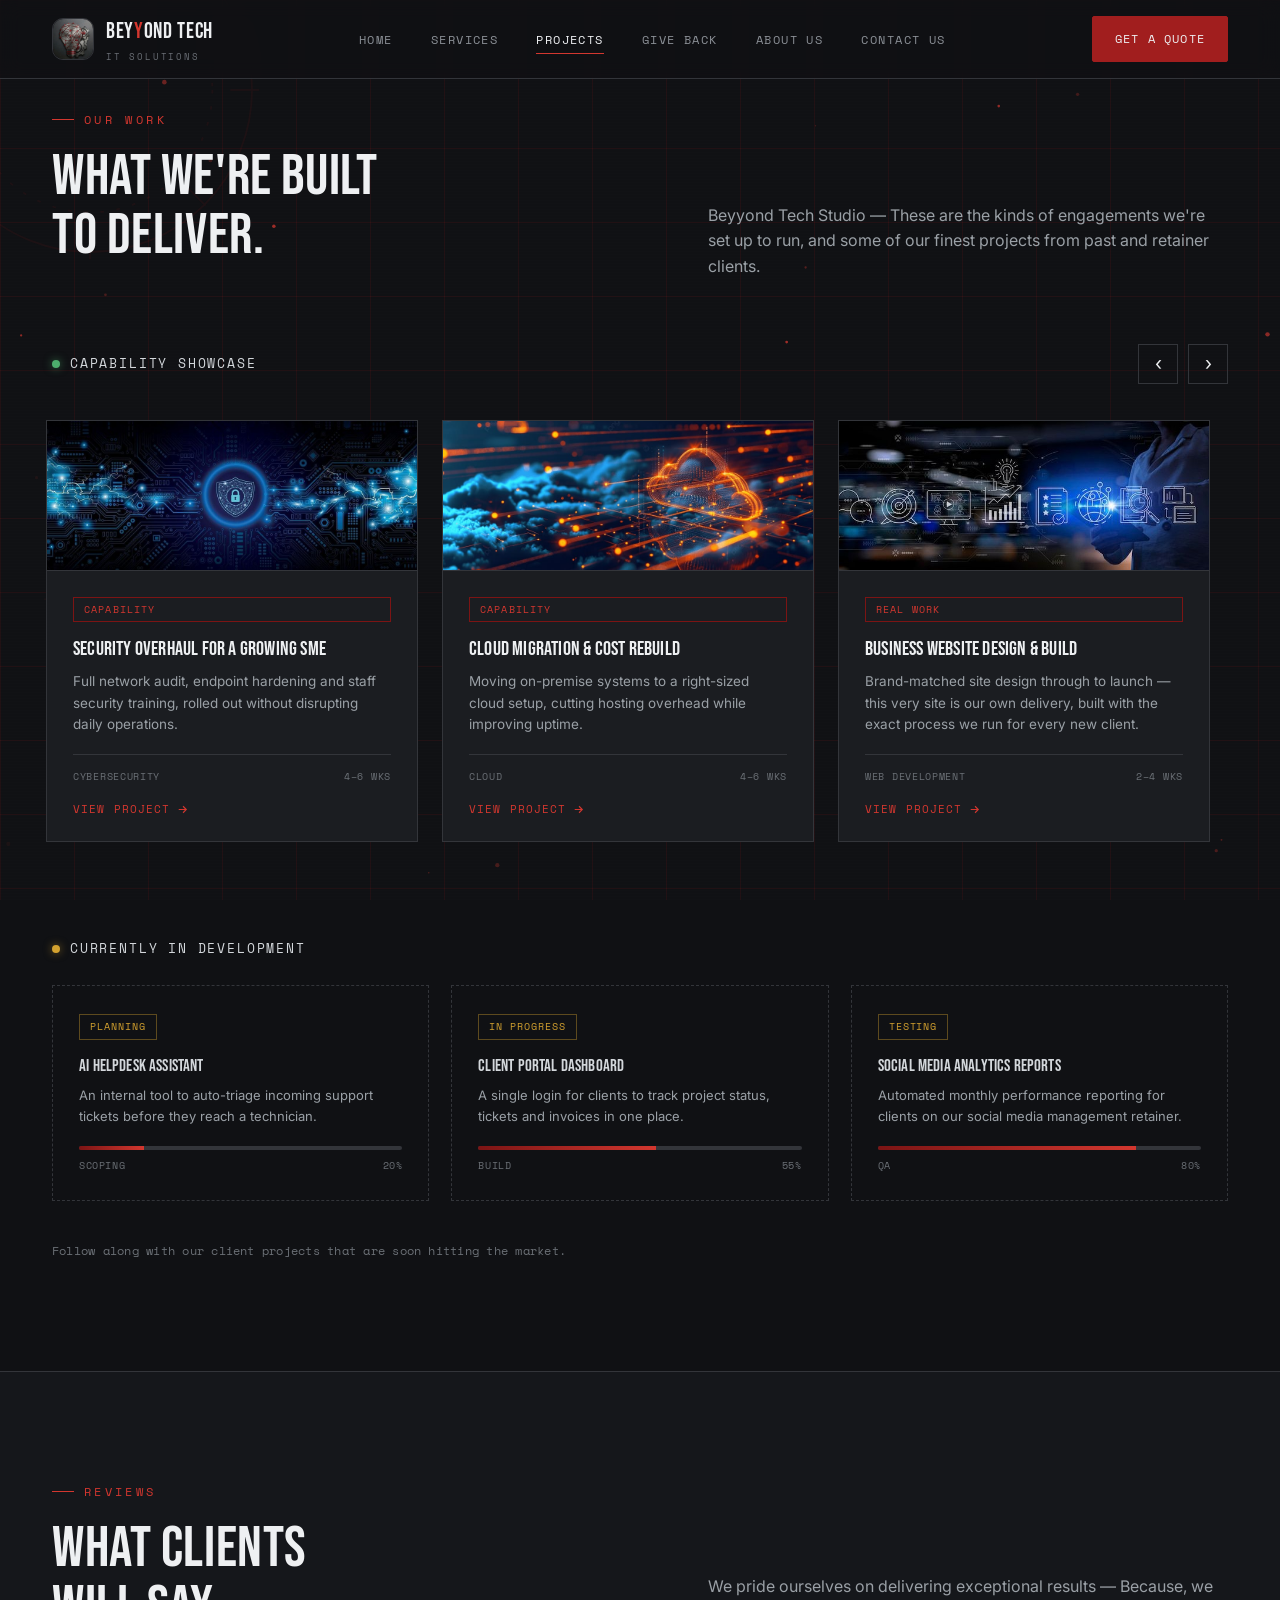
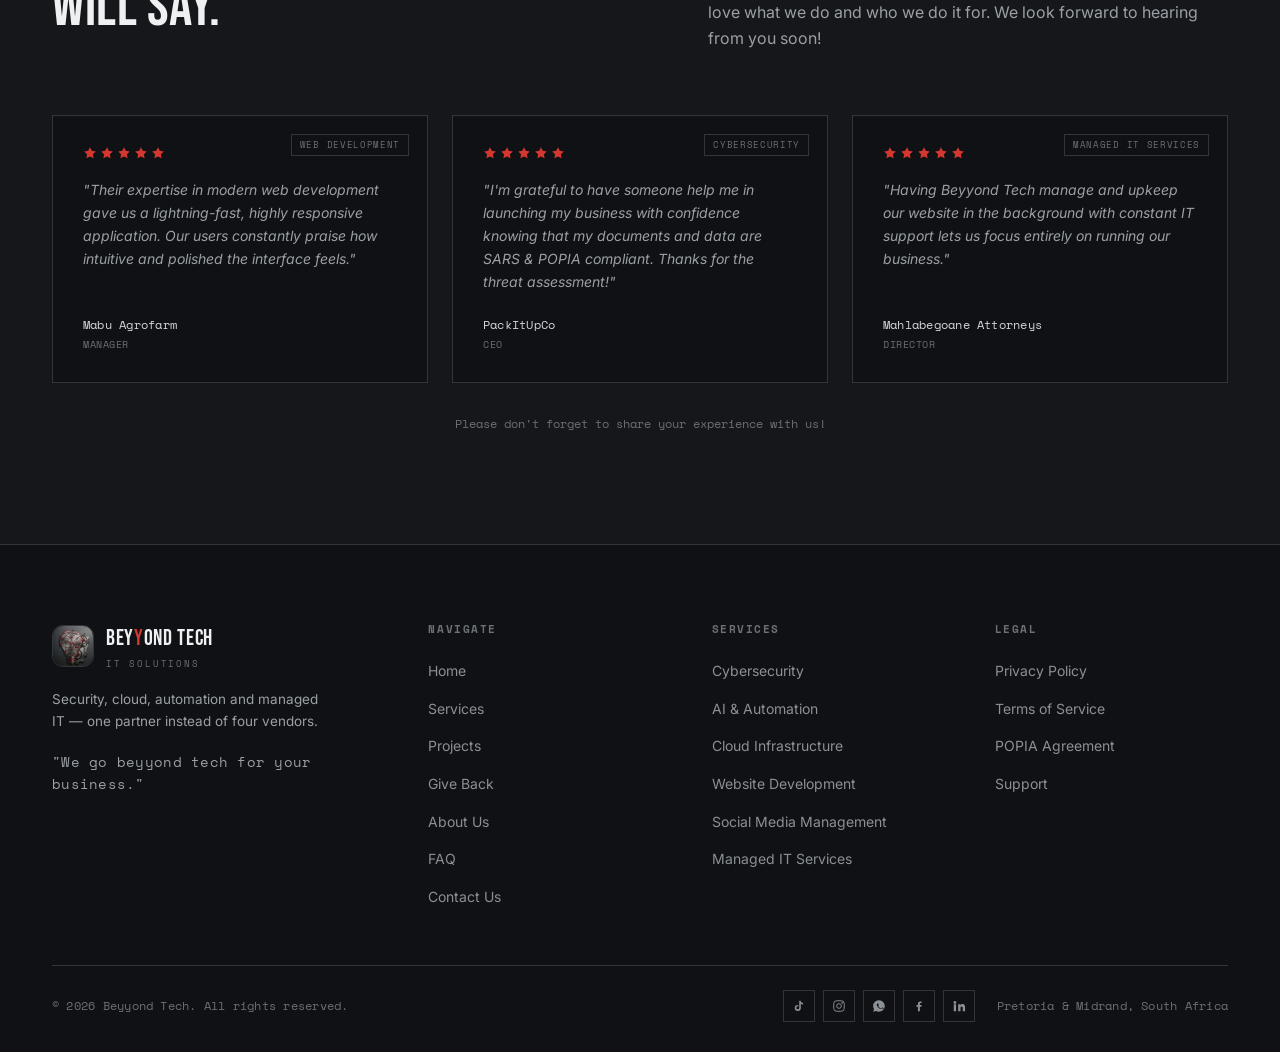
<file: projects.html>
<!DOCTYPE html>
<html lang="en-ZA">
<head>
<meta charset="UTF-8">
<meta name="viewport" content="width=device-width, initial-scale=1.0">
<title>Projects & Client Reviews | Beyyond Tech</title>
<meta name="description" content="See the kinds of website, cloud, security and automation projects Beyyond Tech delivers, plus what clients say about working with us.">
<meta name="robots" content="index, follow">
<meta name="geo.region" content="ZA-GP">
<meta name="geo.placename" content="Pretoria and Midrand">
<link rel="canonical" href="https://www.beyyondtech.co.za/projects.html">

<!-- Open Graph -->
<meta property="og:type" content="website">
<meta property="og:site_name" content="Beyyond Tech">
<meta property="og:title" content="Projects & Client Reviews | Beyyond Tech">
<meta property="og:description" content="See the kinds of website, cloud, security and automation projects Beyyond Tech delivers, plus what clients say about working with us.">
<meta property="og:url" content="https://www.beyyondtech.co.za/projects.html">
<meta property="og:image" content="https://www.beyyondtech.co.za/assets/Logo.png">
<meta property="og:locale" content="en_ZA">

<!-- Twitter -->
<meta name="twitter:card" content="summary_large_image">
<meta name="twitter:title" content="Projects & Client Reviews | Beyyond Tech">
<meta name="twitter:description" content="See the kinds of website, cloud, security and automation projects Beyyond Tech delivers, plus what clients say about working with us.">
<meta name="twitter:image" content="https://www.beyyondtech.co.za/assets/Logo.png">

<link rel="icon" type="image/jpeg" href="assets/favicon.jpeg">
<link rel="preconnect" href="https://fonts.googleapis.com">
<link rel="preconnect" href="https://fonts.gstatic.com" crossorigin>
<link href="https://fonts.googleapis.com/css2?family=Bebas+Neue&family=Space+Mono:wght@400;700&family=Inter:wght@400;500;600;700;800&display=swap" rel="stylesheet">
<link rel="stylesheet" href="styles.css">

<!-- Structured data — helps Google understand this as a local South African IT business -->
<script type="application/ld+json">
{
  "@context": "https://schema.org",
  "@type": "ProfessionalService",
  "name": "Beyyond Tech",
  "alternateName": "Beyyond Tech IT Solutions",
  "description": "IT support, cybersecurity, cloud infrastructure, automation, website development and social media management for small and mid-sized businesses in South Africa.",
  "url": "https://www.beyyondtech.co.za/",
  "logo": "https://www.beyyondtech.co.za/assets/Logo.png",
  "image": "https://www.beyyondtech.co.za/assets/Logo.png",
  "telephone": "+27-00-000-0000",
  "priceRange": "$$",
  "address": {
    "@type": "PostalAddress",
    "addressLocality": "Pretoria and Midrand",
    "addressRegion": "Gauteng",
    "addressCountry": "ZA"
  },
  "areaServed": {
    "@type": "Country",
    "name": "South Africa"
  },
  "sameAs": [
    "https://www.tiktok.com/@beyyondtech",
    "https://twitter.com/beyyondtech",
    "https://www.instagram.com/beyyondtech",
    "https://www.facebook.com/beyyondtech"
  ],
  "makesOffer": [
    { "@type": "Offer", "itemOffered": { "@type": "Service", "name": "Cybersecurity & Data Protection" } },
    { "@type": "Offer", "itemOffered": { "@type": "Service", "name": "AI & Automation Solutions" } },
    { "@type": "Offer", "itemOffered": { "@type": "Service", "name": "Cloud Infrastructure" } },
    { "@type": "Offer", "itemOffered": { "@type": "Service", "name": "Website Development" } },
    { "@type": "Offer", "itemOffered": { "@type": "Service", "name": "Social Media Management" } },
    { "@type": "Offer", "itemOffered": { "@type": "Service", "name": "Managed IT & Deployment" } }
  ]
}
</script>
</head>
<body data-page="projects">

<header>
  <div class="nav-inner">
    <a href="index.html" class="brand">
      <img src="assets/favicon.jpeg" alt="Beyyond Tech logo">
      <div>
        <div class="brand-word">BEY<span>Y</span>OND TECH</div>
        <div class="brand-tag">IT Solutions</div>
      </div>
    </a>
    <nav class="primary-nav" id="primaryNav">
      <ul>
        <li><a href="index.html" class="nav-link">Home</a></li>
        <li><a href="services.html" class="nav-link">Services</a></li>
        <li><a href="projects.html" class="nav-link active">Projects</a></li>
        <li><a href="giveback.html" class="nav-link">Give Back</a></li>
        <li><a href="about.html" class="nav-link">About Us</a></li>
        <li><a href="contact.html" class="nav-link">Contact Us</a></li>
      </ul>
    </nav>
    <div class="header-cta">
      <a href="contact.html#contact" class="btn btn-solid">Get a Quote</a>
      <button class="menu-toggle" id="menuToggle" aria-label="Toggle menu">
        <span></span><span></span><span></span>
      </button>
    </div>
  </div>
</header>
<main>

<!-- ============ PROJECTS ============ -->
  <section id="projects">
    <div class="bg-decor spin-rev" style="width:360px;height:360px;top:-90px;left:-90px;">
      <svg viewBox="0 0 200 200"><circle cx="100" cy="100" r="90" fill="none" stroke="currentColor" stroke-width="1"/><circle cx="100" cy="100" r="68" fill="none" stroke="currentColor" stroke-width="1" stroke-dasharray="2 7"/><g stroke="currentColor" stroke-width="1"><line x1="100" y1="6" x2="100" y2="22"/><line x1="100" y1="178" x2="100" y2="194"/><line x1="6" y1="100" x2="22" y2="100"/><line x1="178" y1="100" x2="194" y2="100"/><line x1="35.8" y1="35.8" x2="47" y2="47"/><line x1="153" y1="153" x2="164.2" y2="164.2"/><line x1="35.8" y1="164.2" x2="47" y2="153"/><line x1="153" y1="47" x2="164.2" y2="35.8"/></g></svg>
    </div>
    <div class="wrap">
      <div class="section-head reveal">
        <div>
          <div class="eyebrow">Our Work</div>
          <h2>What we're built<br>to deliver.</h2>
        </div>
        <p class="section-sub">Beyyond Tech Studio — These are the kinds of engagements we're set up to run, and some of our finest projects from past and retainer clients.</p>
      </div>

      <!-- Completed capability slider -->
      <div class="projects-subhead reveal">
        <h3 class="projects-subhead-title"><span class="dot dot-live"></span> Capability Showcase</h3>
        <div class="slider-controls">
          <button class="slider-arrow" id="projPrev" aria-label="Previous project">‹</button>
          <button class="slider-arrow" id="projNext" aria-label="Next project">›</button>
        </div>
      </div>

      <div class="project-slider-viewport reveal">
        <div class="project-slider" id="projectSlider">

          <div class="project-slide">
            <div class="project-slide-banner banner-security">
              <img src="assets/security.jpg" alt="Security project banner" style="width:100%;height:100%;object-fit:cover;object-position:center;position:relative;z-index:1;">
            </div>
            <div class="project-slide-body">
              <span class="project-badge">Capability</span>
              <h3>Security Overhaul for a Growing SME</h3>
              <p>Full network audit, endpoint hardening and staff security training, rolled out without disrupting daily operations.</p>
              <div class="project-slide-meta"><span>Cybersecurity</span><span>4–6 wks</span></div>
              <button class="project-view-btn" data-modal="proj-security">View Project <svg viewBox="0 0 24 24" fill="none" stroke="currentColor" stroke-width="2"><path d="M5 12h14M13 6l6 6-6 6"/></svg></button>
            </div>
          </div>

          <div class="project-slide">
            <div class="project-slide-banner banner-cloud">
              <img src="assets/cloud.jpg" alt="Cloud project banner" style="width:100%;height:100%;object-fit:cover;object-position:center;position:relative;z-index:1;">  
            </div>
            <div class="project-slide-body">
              <span class="project-badge">Capability</span>
              <h3>Cloud Migration &amp; Cost Rebuild</h3>
              <p>Moving on-premise systems to a right-sized cloud setup, cutting hosting overhead while improving uptime.</p>
              <div class="project-slide-meta"><span>Cloud</span><span>4–6 wks</span></div>
              <button class="project-view-btn" data-modal="proj-cloud">View Project <svg viewBox="0 0 24 24" fill="none" stroke="currentColor" stroke-width="2"><path d="M5 12h14M13 6l6 6-6 6"/></svg></button>
            </div>
          </div>

          <div class="project-slide">
            <div class="project-slide-banner banner-web" style="padding:0;">
              <img src="assets/website.jpg" alt="Beyyond Tech website project logo" style="width:100%;height:100%;object-fit:cover;object-position:top;position:relative;z-index:1;">
            </div>
            <div class="project-slide-body">
              <span class="project-badge">Real Work</span>
              <h3>Business Website Design &amp; Build</h3>
              <p>Brand-matched site design through to launch — this very site is our own delivery, built with the exact process we run for every new client.</p>
              <div class="project-slide-meta"><span>Web Development</span><span>2–4 wks</span></div>
              <button class="project-view-btn" data-modal="proj-web">View Project <svg viewBox="0 0 24 24" fill="none" stroke="currentColor" stroke-width="2"><path d="M5 12h14M13 6l6 6-6 6"/></svg></button>
            </div>
          </div>

          <div class="project-slide">
            <div class="project-slide-banner banner-social">
              <img src="assets/social.jpg" alt="Social Media project banner" style="width:100%;height:100%;object-fit:cover;object-position:center;position:relative;z-index:1;">
            </div>
            <div class="project-slide-body">
              <span class="project-badge">Capability</span>
              <h3>Social Media Management Setup</h3>
              <p>Content calendar, brand voice guide and approval workflow set up end-to-end for a client's core social channels.</p>
              <div class="project-slide-meta"><span>Social Media</span><span>3–5 wks</span></div>
              <button class="project-view-btn" data-modal="proj-social">View Project <svg viewBox="0 0 24 24" fill="none" stroke="currentColor" stroke-width="2"><path d="M5 12h14M13 6l6 6-6 6"/></svg></button>
            </div>
          </div>

          <div class="project-slide">
            <div class="project-slide-banner banner-automation">
              <img src="assets/automation.jpg" alt="Automation project banner" style="width:100%;height:100%;object-fit:cover;object-position:center;position:relative;z-index:1;">
            </div>
            <div class="project-slide-body">
              <span class="project-badge">Capability</span>
              <h3>Support Desk Automation</h3>
              <p>Ticket triage and routine IT requests automated end-to-end, freeing a support team to focus on real issues.</p>
              <div class="project-slide-meta"><span>Automation</span><span>3–5 wks</span></div>
              <button class="project-view-btn" data-modal="proj-automation">View Project <svg viewBox="0 0 24 24" fill="none" stroke="currentColor" stroke-width="2"><path d="M5 12h14M13 6l6 6-6 6"/></svg></button>
            </div>
          </div>

        </div>
      </div>

      <!-- Currently in development -->
      <div class="projects-subhead reveal" style="margin-top:70px;">
        <h3 class="projects-subhead-title"><span class="dot dot-dev"></span> Currently In Development</h3>
      </div>
      <div class="drafts-grid reveal">
        <div class="draft-card">
          <span class="draft-status">Planning</span>
          <h3>AI Helpdesk Assistant</h3>
          <p>An internal tool to auto-triage incoming support tickets before they reach a technician.</p>
          <div class="draft-progress"><div class="draft-progress-fill" style="width:20%;"></div></div>
          <div class="draft-progress-label"><span>Scoping</span><span>20%</span></div>
        </div>
        <div class="draft-card">
          <span class="draft-status">In Progress</span>
          <h3>Client Portal Dashboard</h3>
          <p>A single login for clients to track project status, tickets and invoices in one place.</p>
          <div class="draft-progress"><div class="draft-progress-fill" style="width:55%;"></div></div>
          <div class="draft-progress-label"><span>Build</span><span>55%</span></div>
        </div>
        <div class="draft-card">
          <span class="draft-status">Testing</span>
          <h3>Social Media Analytics Reports</h3>
          <p>Automated monthly performance reporting for clients on our social media management retainer.</p>
          <div class="draft-progress"><div class="draft-progress-fill" style="width:80%;"></div></div>
          <div class="draft-progress-label"><span>QA</span><span>80%</span></div>
        </div>
      </div>

      <p class="projects-note reveal"> Follow along with our client projects that are soon hitting the market.</p>
    </div>
  </section>

<!-- ============ REVIEWS ============ -->
  <section id="reviews">
    <div class="wrap">
      <div class="section-head reveal">
        <div>
          <div class="eyebrow">Reviews</div>
          <h2>What clients<br>will say.</h2>
        </div>
        <p class="section-sub">We pride ourselves on delivering exceptional results — Because, we love what we do and who we do it for. We look forward to hearing from you soon!</p>
      </div>
      <div class="reviews-grid reveal">
        <div class="review-card">
          <span class="review-sample-badge">Web Development</span>
          <div class="review-stars">
            <svg viewBox="0 0 24 24" fill="currentColor"><path d="M12 2l3.1 6.3 6.9 1-5 4.9 1.2 6.9L12 17.8 5.8 21.1 7 14.2 2 9.3l6.9-1L12 2Z"/></svg>
            <svg viewBox="0 0 24 24" fill="currentColor"><path d="M12 2l3.1 6.3 6.9 1-5 4.9 1.2 6.9L12 17.8 5.8 21.1 7 14.2 2 9.3l6.9-1L12 2Z"/></svg>
            <svg viewBox="0 0 24 24" fill="currentColor"><path d="M12 2l3.1 6.3 6.9 1-5 4.9 1.2 6.9L12 17.8 5.8 21.1 7 14.2 2 9.3l6.9-1L12 2Z"/></svg>
            <svg viewBox="0 0 24 24" fill="currentColor"><path d="M12 2l3.1 6.3 6.9 1-5 4.9 1.2 6.9L12 17.8 5.8 21.1 7 14.2 2 9.3l6.9-1L12 2Z"/></svg> 
            <svg viewBox="0 0 24 24" fill="currentColor"><path d="M12 2l3.1 6.3 6.9 1-5 4.9 1.2 6.9L12 17.8 5.8 21.1 7 14.2 2 9.3l6.9-1L12 2Z"/></svg>
          </div>
          <p class="review-quote">"Their expertise in modern web development gave us a lightning-fast, highly responsive application. Our users constantly praise how intuitive and polished the interface feels."</p>
          <div class="review-author">Mabu Agrofarm</div>
          <div class="review-role">Manager</div>
        </div>
        <div class="review-card">
          <span class="review-sample-badge">Cybersecurity</span>
          <div class="review-stars">
            <svg viewBox="0 0 24 24" fill="currentColor"><path d="M12 2l3.1 6.3 6.9 1-5 4.9 1.2 6.9L12 17.8 5.8 21.1 7 14.2 2 9.3l6.9-1L12 2Z"/></svg>
            <svg viewBox="0 0 24 24" fill="currentColor"><path d="M12 2l3.1 6.3 6.9 1-5 4.9 1.2 6.9L12 17.8 5.8 21.1 7 14.2 2 9.3l6.9-1L12 2Z"/></svg>
            <svg viewBox="0 0 24 24" fill="currentColor"><path d="M12 2l3.1 6.3 6.9 1-5 4.9 1.2 6.9L12 17.8 5.8 21.1 7 14.2 2 9.3l6.9-1L12 2Z"/></svg>
            <svg viewBox="0 0 24 24" fill="currentColor"><path d="M12 2l3.1 6.3 6.9 1-5 4.9 1.2 6.9L12 17.8 5.8 21.1 7 14.2 2 9.3l6.9-1L12 2Z"/></svg>
            <svg viewBox="0 0 24 24" fill="currentColor"><path d="M12 2l3.1 6.3 6.9 1-5 4.9 1.2 6.9L12 17.8 5.8 21.1 7 14.2 2 9.3l6.9-1L12 2Z"/></svg>
          </div>
          <p class="review-quote">"I'm grateful to have someone help me in launching my business with confidence knowing that my documents and data are SARS & POPIA compliant. Thanks for the threat assessment!"</p>
          <div class="review-author">PackItUpCo</div>
          <div class="review-role">CEO</div>
        </div>
        <div class="review-card">
          <span class="review-sample-badge">Managed IT Services</span>
          <div class="review-stars">
            <svg viewBox="0 0 24 24" fill="currentColor"><path d="M12 2l3.1 6.3 6.9 1-5 4.9 1.2 6.9L12 17.8 5.8 21.1 7 14.2 2 9.3l6.9-1L12 2Z"/></svg>
            <svg viewBox="0 0 24 24" fill="currentColor"><path d="M12 2l3.1 6.3 6.9 1-5 4.9 1.2 6.9L12 17.8 5.8 21.1 7 14.2 2 9.3l6.9-1L12 2Z"/></svg>
            <svg viewBox="0 0 24 24" fill="currentColor"><path d="M12 2l3.1 6.3 6.9 1-5 4.9 1.2 6.9L12 17.8 5.8 21.1 7 14.2 2 9.3l6.9-1L12 2Z"/></svg>
            <svg viewBox="0 0 24 24" fill="currentColor"><path d="M12 2l3.1 6.3 6.9 1-5 4.9 1.2 6.9L12 17.8 5.8 21.1 7 14.2 2 9.3l6.9-1L12 2Z"/></svg>
            <svg viewBox="0 0 24 24" fill="currentColor"><path d="M12 2l3.1 6.3 6.9 1-5 4.9 1.2 6.9L12 17.8 5.8 21.1 7 14.2 2 9.3l6.9-1L12 2Z"/></svg>
          </div>
          <p class="review-quote">"Having Beyyond Tech manage and upkeep our website in the background with constant IT support lets us focus entirely on running our business."</p>
          <div class="review-author">Mahlabegoane Attorneys</div>
          <div class="review-role">Director</div>
        </div>
      </div>
      <p class="reviews-note reveal"> Please don't forget to share your experience with us!</p>
    </div>
  </section>

</main>

<!-- ============ FOOTER ============ -->
<footer>
  <div class="wrap">
    <div class="footer-grid">
      <div class="footer-brand">
        <a href="index.html" class="brand">
          <img src="assets/favicon.jpeg" alt="Beyyond Tech logo">
          <div>
            <div class="brand-word">BEY<span>Y</span>OND TECH</div>
            <div class="brand-tag">IT Solutions</div>
          </div>
        </a>
        <p>Security, cloud, automation and managed IT — one partner instead of four vendors.</p>
        <p class="footer-motto">"We go beyyond tech for your business."</p>
      </div>

      <div class="footer-col">
        <h5>Navigate</h5>
        <ul>
          <li><a href="index.html">Home</a></li>
          <li><a href="services.html#services">Services</a></li>
          <li><a href="projects.html#projects">Projects</a></li>
          <li><a href="giveback.html#giveback">Give Back</a></li>
          <li><a href="about.html#about">About Us</a></li>
          <li><a href="contact.html#faq">FAQ</a></li>
          <li><a href="contact.html#contact">Contact Us</a></li>
        </ul>
      </div>

      <div class="footer-col">
        <h5>Services</h5>
        <ul>
          <li><a href="services.html#services">Cybersecurity</a></li>
          <li><a href="services.html#services">AI &amp; Automation</a></li>
          <li><a href="services.html#services">Cloud Infrastructure</a></li>
          <li><a href="services.html#services">Website Development</a></li>
          <li><a href="services.html#services">Social Media Management</a></li>
          <li><a href="services.html#services">Managed IT Services</a></li>
        </ul>
      </div>

      <div class="footer-col">
        <h5>Legal</h5>
        <ul>
          <li><button class="link-btn" data-modal="privacy">Privacy Policy</button></li>
          <li><button class="link-btn" data-modal="terms">Terms of Service</button></li>
          <li><button class="link-btn" data-modal="popia">POPIA Agreement</button></li>
          <li><button class="link-btn" data-modal="support">Support</button></li>
        </ul>
      </div>
    </div>

    <div class="footer-bottom">
      <p id="footerDate">© Beyyond Tech. All rights reserved.</p>
      <div class="footer-bottom-right">
        <div class="footer-social" aria-label="Social links — placeholders until profiles are live">
          <a href="#" title="TikTok"><svg viewBox="0 0 24 24" fill="currentColor"><path d="M14.5 3c.7 2.2 2.2 3.7 4.5 4.1v2.6c-1.3-.1-2.7-.5-3.9-1.4v7a5.2 5.2 0 1 1-5.2-5.2c.3 0 .6.1.9.1v2.6a2.5 2.5 0 1 0 1.6 2.5V3h2.1Z"/></svg></a>
          <a href="#" title="Instagram"><svg viewBox="0 0 24 24" fill="none" stroke="currentColor" stroke-width="1.6"><rect x="3" y="3" width="18" height="18" rx="5"/><circle cx="12" cy="12" r="4"/><circle cx="17.5" cy="6.5" r="1"/></svg></a>
          <a href="https://wa.me/270000000000" target="_blank" rel="noopener" title="WhatsApp"><svg viewBox="0 0 24 24" fill="currentColor"><path d="M12.04 2a9.96 9.96 0 0 0-8.58 15.2L2 22l5-1.32A9.97 9.97 0 1 0 12.04 2Zm5.74 14.06c-.2.56-1.14.99-1.55 1.05-.39.06-.89.09-2.86-.6-2.42-1.05-4-3.72-4.13-3.9-.13-.17-1.04-1.38-1.04-2.63 0-1.25.66-1.86.9-2.11.23-.25.5-.31.66-.31h.48c.15 0 .36.01.55.42.24.53.82 1.83.9 1.96.08.13.14.29.02.47-.12.18-.18.29-.36.46-.17.17-.36.4-.52.54-.17.17-.35.35-.15.69.2.34.9 1.48 1.94 2.39 1.34 1.2 2.47 1.57 2.81 1.74.34.17.54.14.73-.08.2-.22.87-.99 1.1-1.33.23-.34.46-.28.78-.17.32.11 2.05 1 2.39 1.18.34.17.56.26.65.4.09.13.09.76-.11 1.33Z"/></svg></a>
          <a href="#" title="Facebook"><svg viewBox="0 0 24 24" fill="currentColor"><path d="M13.5 21v-7.6h2.6l.4-3H13.5V8.4c0-.87.24-1.46 1.5-1.46h1.6V4.24C16.3 4.17 15.3 4.08 14.16 4.08c-2.35 0-3.96 1.43-3.96 4.06v2.26H7.6v3h2.6V21h3.3Z"/></svg></a>
          <a href="#" title="LinkedIn"><svg viewBox="0 0 24 24" fill="currentColor"><path d="M4.98 3.5a2.5 2.5 0 1 1 0 5 2.5 2.5 0 0 1 0-5ZM3 9h4v12H3V9Zm7 0h3.8v1.7h.05c.53-1 1.83-2.05 3.77-2.05 4.03 0 4.78 2.65 4.78 6.1V21h-4v-5.4c0-1.28-.02-2.93-1.79-2.93-1.79 0-2.06 1.4-2.06 2.84V21h-4V9Z"/></svg></a>
        </div>
        <p class="made">Pretoria &amp; Midrand, South Africa</p>
      </div>
    </div>
  </div>
</footer>

<!-- ============ MODALS ============ -->
<div class="modal-overlay" id="modalOverlay">
  <div class="modal-box">
    <div class="modal-head">
      <h3 id="modalTitle">Title</h3>
      <button class="modal-close" id="modalClose" aria-label="Close">✕</button>
    </div>
    <div class="modal-body" id="modalBody"></div>
  </div>
</div>

<script src="main.js"></script>
</body>
</html>
</file>
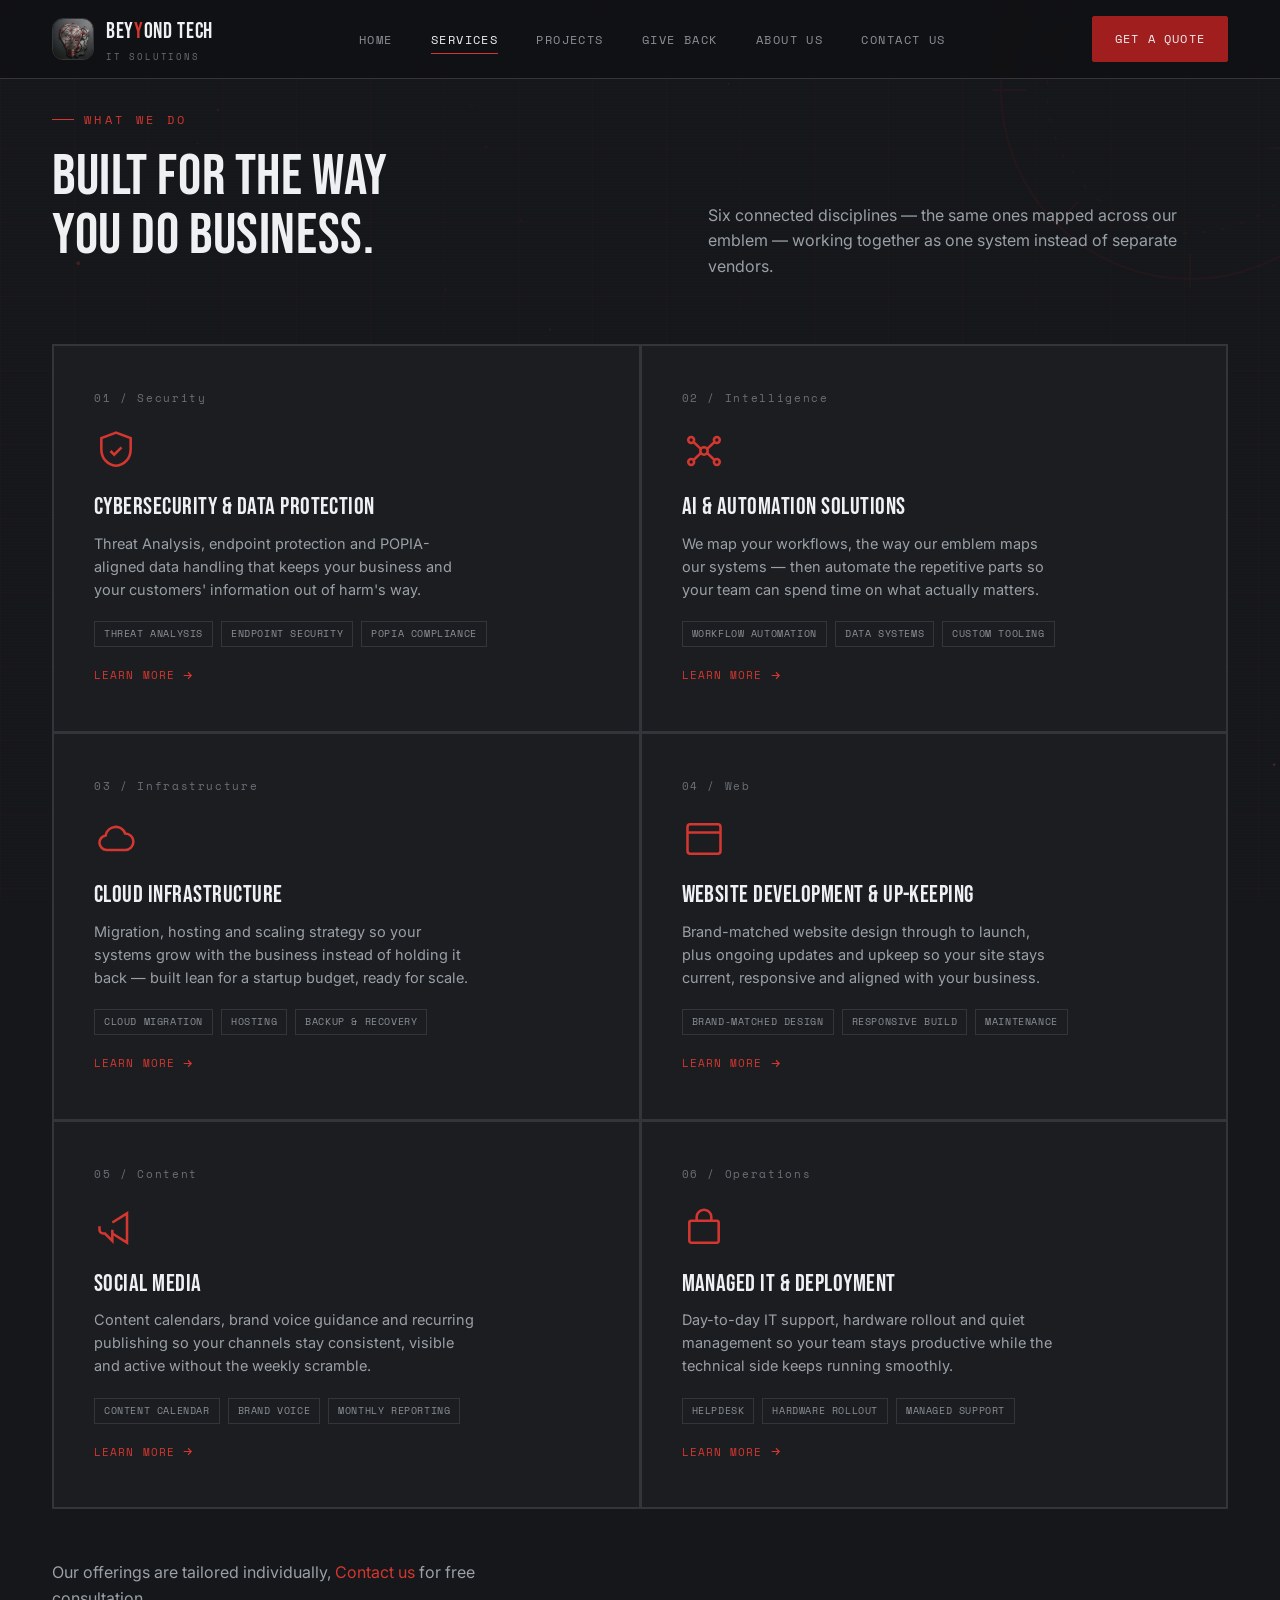
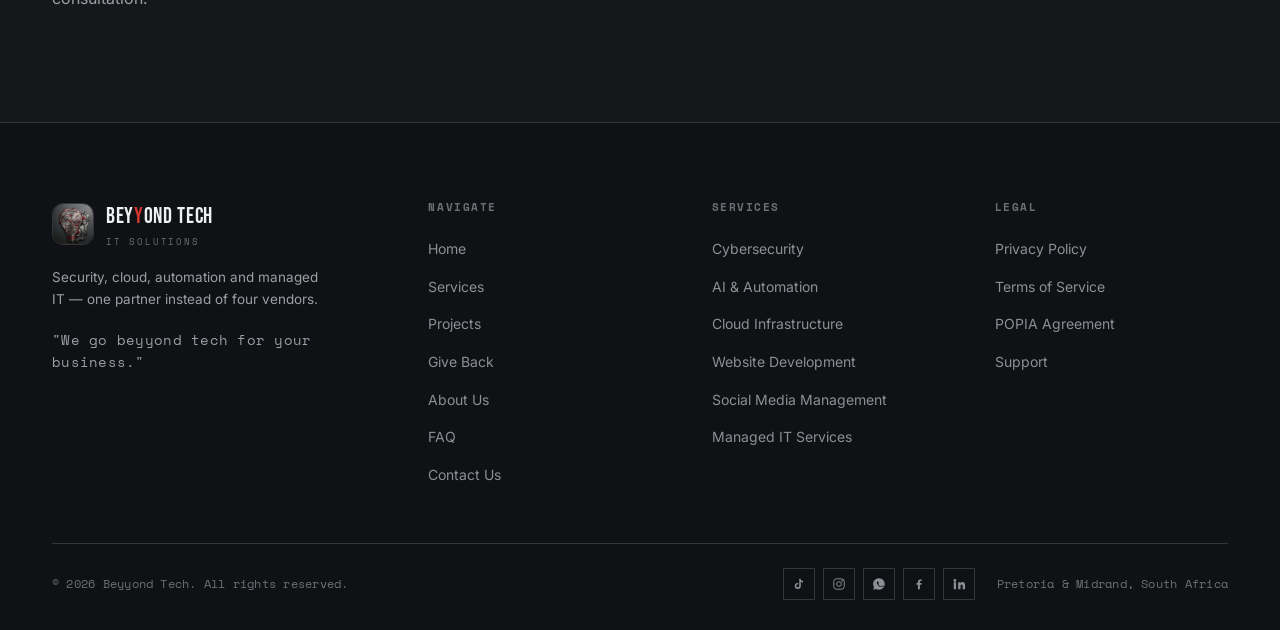
<file: services.html>
<!DOCTYPE html>
<html lang="en-ZA">
<head>
<meta charset="UTF-8">
<meta name="viewport" content="width=device-width, initial-scale=1.0">
<title>Our Services | Beyyond Tech IT Solutions</title>
<meta name="description" content="Cybersecurity, AI & automation, cloud infrastructure and managed IT services from Beyyond Tech — South African IT solutions for small and mid-sized businesses.">
<meta name="robots" content="index, follow">
<meta name="geo.region" content="ZA-GP">
<meta name="geo.placename" content="Pretoria and Midrand">
<link rel="canonical" href="https://www.beyyondtech.co.za/services.html">

<!-- Open Graph -->
<meta property="og:type" content="website">
<meta property="og:site_name" content="Beyyond Tech">
<meta property="og:title" content="Our Services | Beyyond Tech IT Solutions">
<meta property="og:description" content="Cybersecurity, AI & automation, cloud infrastructure and managed IT services from Beyyond Tech — South African IT solutions for small and mid-sized businesses.">
<meta property="og:url" content="https://www.beyyondtech.co.za/services.html">
<meta property="og:image" content="https://www.beyyondtech.co.za/assets/Logo.png">
<meta property="og:locale" content="en_ZA">

<!-- Twitter -->
<meta name="twitter:card" content="summary_large_image">
<meta name="twitter:title" content="Our Services | Beyyond Tech IT Solutions">
<meta name="twitter:description" content="Cybersecurity, AI & automation, cloud infrastructure and managed IT services from Beyyond Tech — South African IT solutions for small and mid-sized businesses.">
<meta name="twitter:image" content="https://www.beyyondtech.co.za/assets/Logo.png">

<link rel="icon" type="image/jpeg" href="assets/favicon.jpeg">
<link rel="preconnect" href="https://fonts.googleapis.com">
<link rel="preconnect" href="https://fonts.gstatic.com" crossorigin>
<link href="https://fonts.googleapis.com/css2?family=Bebas+Neue&family=Space+Mono:wght@400;700&family=Inter:wght@400;500;600;700;800&display=swap" rel="stylesheet">
<link rel="stylesheet" href="styles.css">

<!-- Structured data — helps Google understand this as a local South African IT business -->
<script type="application/ld+json">
{
  "@context": "https://schema.org",
  "@type": "ProfessionalService",
  "name": "Beyyond Tech",
  "alternateName": "Beyyond Tech IT Solutions",
  "description": "IT support, cybersecurity, cloud infrastructure, automation, website development and social media management for small and mid-sized businesses in South Africa.",
  "url": "https://www.beyyondtech.co.za/",
  "logo": "https://www.beyyondtech.co.za/assets/Logo.png",
  "image": "https://www.beyyondtech.co.za/assets/Logo.png",
  "telephone": "+27-00-000-0000",
  "priceRange": "$$",
  "address": {
    "@type": "PostalAddress",
    "addressLocality": "Pretoria and Midrand",
    "addressRegion": "Gauteng",
    "addressCountry": "ZA"
  },
  "areaServed": {
    "@type": "Country",
    "name": "South Africa"
  },
  "sameAs": [
    "https://www.tiktok.com/@beyyondtech",
    "https://twitter.com/beyyondtech",
    "https://www.instagram.com/beyyondtech",
    "https://www.facebook.com/beyyondtech"
  ],
  "makesOffer": [
    { "@type": "Offer", "itemOffered": { "@type": "Service", "name": "Cybersecurity & Data Protection" } },
    { "@type": "Offer", "itemOffered": { "@type": "Service", "name": "AI & Automation Solutions" } },
    { "@type": "Offer", "itemOffered": { "@type": "Service", "name": "Cloud Infrastructure" } },
    { "@type": "Offer", "itemOffered": { "@type": "Service", "name": "Website Development" } },
    { "@type": "Offer", "itemOffered": { "@type": "Service", "name": "Social Media Management" } },
    { "@type": "Offer", "itemOffered": { "@type": "Service", "name": "Managed IT & Deployment" } }
  ]
}
</script>
</head>
<body data-page="services">

<header>
  <div class="nav-inner">
    <a href="index.html" class="brand">
      <img src="assets/favicon.jpeg" alt="Beyyond Tech logo">
      <div>
        <div class="brand-word">BEY<span>Y</span>OND TECH</div>
        <div class="brand-tag">IT Solutions</div>
      </div>
    </a>
    <nav class="primary-nav" id="primaryNav">
      <ul>
        <li><a href="index.html" class="nav-link">Home</a></li>
        <li><a href="services.html" class="nav-link active">Services</a></li>
        <li><a href="projects.html" class="nav-link">Projects</a></li>
        <li><a href="giveback.html" class="nav-link">Give Back</a></li>
        <li><a href="about.html" class="nav-link">About Us</a></li>
        <li><a href="contact.html" class="nav-link">Contact Us</a></li>
      </ul>
    </nav>
    <div class="header-cta">
      <a href="contact.html#contact" class="btn btn-solid">Get a Quote</a>
      <button class="menu-toggle" id="menuToggle" aria-label="Toggle menu">
        <span></span><span></span><span></span>
      </button>
    </div>
  </div>
</header>
<main>

<!-- ============ SERVICES ============ -->
  <section id="services">
    <div class="bg-decor spin" style="width:420px;height:420px;top:-120px;right:-120px;">
      <svg viewBox="0 0 200 200"><circle cx="100" cy="100" r="90" fill="none" stroke="currentColor" stroke-width="1"/><circle cx="100" cy="100" r="68" fill="none" stroke="currentColor" stroke-width="1" stroke-dasharray="2 7"/><g stroke="currentColor" stroke-width="1"><line x1="100" y1="6" x2="100" y2="22"/><line x1="100" y1="178" x2="100" y2="194"/><line x1="6" y1="100" x2="22" y2="100"/><line x1="178" y1="100" x2="194" y2="100"/><line x1="35.8" y1="35.8" x2="47" y2="47"/><line x1="153" y1="153" x2="164.2" y2="164.2"/><line x1="35.8" y1="164.2" x2="47" y2="153"/><line x1="153" y1="47" x2="164.2" y2="35.8"/></g></svg>
    </div>
    <div class="wrap">
      <div class="section-head reveal">
        <div>
          <div class="eyebrow">What We Do</div>
          <h2>Built for the way<br>you do business.</h2>
        </div>
        <p class="section-sub">Six connected disciplines — the same ones mapped across our emblem — working together as one system instead of separate vendors.</p>
      </div>

      <div class="services-grid reveal">
        <div class="service-card">
          <div class="service-card-inner">
            <div class="service-num">01 / Security</div>
            <div class="service-icon">
              <svg viewBox="0 0 24 24" fill="none" stroke="currentColor" stroke-width="1.4"><path d="M12 2 4 5v6c0 5 3.4 8.7 8 9 4.6-.3 8-4 8-9V5l-8-3Z"/><path d="M9 12l2 2 4-4"/></svg>
            </div>
            <h3>Cybersecurity &amp; Data Protection</h3>
            <p>Threat Analysis, endpoint protection and POPIA-aligned data handling that keeps your business and your customers' information out of harm's way.</p>
            <div class="service-tags"><span>Threat Analysis</span><span>Endpoint Security</span><span>POPIA Compliance</span></div>
            <button class="service-view-btn" data-modal="svc-security">Learn More <svg viewBox="0 0 24 24" fill="none" stroke="currentColor" stroke-width="2"><path d="M5 12h14M13 6l6 6-6 6"/></svg></button>
          </div>
        </div>

        <div class="service-card">
          <div class="service-card-inner">
            <div class="service-num">02 / Intelligence</div>
            <div class="service-icon">
              <svg viewBox="0 0 24 24" fill="none" stroke="currentColor" stroke-width="1.4"><circle cx="12" cy="12" r="2"/><circle cx="5" cy="6" r="1.6"/><circle cx="19" cy="6" r="1.6"/><circle cx="5" cy="18" r="1.6"/><circle cx="19" cy="18" r="1.6"/><path d="M6.3 7.1 10.4 11M17.7 7.1 13.6 11M6.3 16.9 10.4 13M17.7 16.9 13.6 13"/></svg>
            </div>
            <h3>AI &amp; Automation Solutions</h3>
            <p>We map your workflows, the way our emblem maps our systems — then automate the repetitive parts so your team can spend time on what actually matters.</p>
            <div class="service-tags"><span>Workflow Automation</span><span>Data Systems</span><span>Custom Tooling</span></div>
            <button class="service-view-btn" data-modal="svc-automation">Learn More <svg viewBox="0 0 24 24" fill="none" stroke="currentColor" stroke-width="2"><path d="M5 12h14M13 6l6 6-6 6"/></svg></button>
          </div>
        </div>

        <div class="service-card">
          <div class="service-card-inner">
            <div class="service-num">03 / Infrastructure</div>
            <div class="service-icon">
              <svg viewBox="0 0 24 24" fill="none" stroke="currentColor" stroke-width="1.4"><path d="M7 18a4 4 0 0 1-.6-7.96A5.5 5.5 0 0 1 17 9.02 4 4 0 0 1 17 18H7Z"/></svg>
            </div>
            <h3>Cloud Infrastructure</h3>
            <p>Migration, hosting and scaling strategy so your systems grow with the business instead of holding it back — built lean for a startup budget, ready for scale.</p>
            <div class="service-tags"><span>Cloud Migration</span><span>Hosting</span><span>Backup &amp; Recovery</span></div>
            <button class="service-view-btn" data-modal="svc-cloud">Learn More <svg viewBox="0 0 24 24" fill="none" stroke="currentColor" stroke-width="2"><path d="M5 12h14M13 6l6 6-6 6"/></svg></button>
          </div>
        </div>

        <div class="service-card">
          <div class="service-card-inner">
            <div class="service-num">04 / Web</div>
            <div class="service-icon">
              <svg viewBox="0 0 24 24" fill="none" stroke="currentColor" stroke-width="1.4"><rect x="3" y="4" width="18" height="16" rx="1.5"/><path d="M3 8.5h18"/></svg>
            </div>
            <h3>Website Development &amp; Up-keeping</h3>
            <p>Brand-matched website design through to launch, plus ongoing updates and upkeep so your site stays current, responsive and aligned with your business.</p>
            <div class="service-tags"><span>Brand-Matched Design</span><span>Responsive Build</span><span>Maintenance</span></div>
            <button class="service-view-btn" data-modal="svc-web">Learn More <svg viewBox="0 0 24 24" fill="none" stroke="currentColor" stroke-width="2"><path d="M5 12h14M13 6l6 6-6 6"/></svg></button>
          </div>
        </div>

        <div class="service-card">
          <div class="service-card-inner">
            <div class="service-num">05 / Content</div>
            <div class="service-icon">
              <svg viewBox="0 0 24 24" fill="none" stroke="currentColor" stroke-width="1.4"><path d="M3 11v2a2 2 0 0 0 2 2h1l4 4v-6"/><path d="M10 9 18 4v16l-8-5"/></svg>
            </div>
            <h3>Social Media</h3>
            <p>Content calendars, brand voice guidance and recurring publishing so your channels stay consistent, visible and active without the weekly scramble.</p>
            <div class="service-tags"><span>Content Calendar</span><span>Brand Voice</span><span>Monthly Reporting</span></div>
            <button class="service-view-btn" data-modal="svc-social">Learn More <svg viewBox="0 0 24 24" fill="none" stroke="currentColor" stroke-width="2"><path d="M5 12h14M13 6l6 6-6 6"/></svg></button>
          </div>
        </div>

        <div class="service-card">
          <div class="service-card-inner">
            <div class="service-num">06 / Operations</div>
            <div class="service-icon">
              <svg viewBox="0 0 24 24" fill="none" stroke="currentColor" stroke-width="1.4"><rect x="4" y="8" width="16" height="12" rx="1"/><path d="M8 8V6a4 4 0 0 1 8 0v2"/></svg>
            </div>
            <h3>Managed IT &amp; Deployment</h3>
            <p>Day-to-day IT support, hardware rollout and quiet management so your team stays productive while the technical side keeps running smoothly.</p>
            <div class="service-tags"><span>Helpdesk</span><span>Hardware Rollout</span><span>Managed Support</span></div>
            <button class="service-view-btn" data-modal="svc-managed">Learn More <svg viewBox="0 0 24 24" fill="none" stroke="currentColor" stroke-width="2"><path d="M5 12h14M13 6l6 6-6 6"/></svg></button>
          </div>
        </div>
      </div>
      <br><br>
        <p class="section-sub">Our offerings are tailored individually, <a href="contact.html" style="color:var(--red-bright);">Contact us</a> for free consultation.</p>
    </div>
  </section>

</main>

<!-- ============ FOOTER ============ -->
<footer>
  <div class="wrap">
    <div class="footer-grid">
      <div class="footer-brand">
        <a href="index.html" class="brand">
          <img src="assets/favicon.jpeg" alt="Beyyond Tech logo">
          <div>
            <div class="brand-word">BEY<span>Y</span>OND TECH</div>
            <div class="brand-tag">IT Solutions</div>
          </div>
        </a>
        <p>Security, cloud, automation and managed IT — one partner instead of four vendors.</p>
        <p class="footer-motto">"We go beyyond tech for your business."</p>
      </div>

      <div class="footer-col">
        <h5>Navigate</h5>
        <ul>
          <li><a href="index.html">Home</a></li>
          <li><a href="services.html#services">Services</a></li>
          <li><a href="projects.html#projects">Projects</a></li>
          <li><a href="giveback.html#giveback">Give Back</a></li>
          <li><a href="about.html#about">About Us</a></li>
          <li><a href="contact.html#faq">FAQ</a></li>
          <li><a href="contact.html#contact">Contact Us</a></li>
        </ul>
      </div>

      <div class="footer-col">
        <h5>Services</h5>
        <ul>
          <li><a href="services.html#services">Cybersecurity</a></li>
          <li><a href="services.html#services">AI &amp; Automation</a></li>
          <li><a href="services.html#services">Cloud Infrastructure</a></li>
          <li><a href="services.html#services">Website Development</a></li>
          <li><a href="services.html#services">Social Media Management</a></li>
          <li><a href="services.html#services">Managed IT Services</a></li>
        </ul>
      </div>

      <div class="footer-col">
        <h5>Legal</h5>
        <ul>
          <li><button class="link-btn" data-modal="privacy">Privacy Policy</button></li>
          <li><button class="link-btn" data-modal="terms">Terms of Service</button></li>
          <li><button class="link-btn" data-modal="popia">POPIA Agreement</button></li>
          <li><button class="link-btn" data-modal="support">Support</button></li>
        </ul>
      </div>
    </div>

    <div class="footer-bottom">
      <p id="footerDate">© Beyyond Tech. All rights reserved.</p>
      <div class="footer-bottom-right">
        <div class="footer-social" aria-label="Social links — placeholders until profiles are live">
          <a href="#" title="TikTok"><svg viewBox="0 0 24 24" fill="currentColor"><path d="M14.5 3c.7 2.2 2.2 3.7 4.5 4.1v2.6c-1.3-.1-2.7-.5-3.9-1.4v7a5.2 5.2 0 1 1-5.2-5.2c.3 0 .6.1.9.1v2.6a2.5 2.5 0 1 0 1.6 2.5V3h2.1Z"/></svg></a>
          <a href="#" title="Instagram"><svg viewBox="0 0 24 24" fill="none" stroke="currentColor" stroke-width="1.6"><rect x="3" y="3" width="18" height="18" rx="5"/><circle cx="12" cy="12" r="4"/><circle cx="17.5" cy="6.5" r="1"/></svg></a>
          <a href="https://wa.me/270000000000" target="_blank" rel="noopener" title="WhatsApp"><svg viewBox="0 0 24 24" fill="currentColor"><path d="M12.04 2a9.96 9.96 0 0 0-8.58 15.2L2 22l5-1.32A9.97 9.97 0 1 0 12.04 2Zm5.74 14.06c-.2.56-1.14.99-1.55 1.05-.39.06-.89.09-2.86-.6-2.42-1.05-4-3.72-4.13-3.9-.13-.17-1.04-1.38-1.04-2.63 0-1.25.66-1.86.9-2.11.23-.25.5-.31.66-.31h.48c.15 0 .36.01.55.42.24.53.82 1.83.9 1.96.08.13.14.29.02.47-.12.18-.18.29-.36.46-.17.17-.36.4-.52.54-.17.17-.35.35-.15.69.2.34.9 1.48 1.94 2.39 1.34 1.2 2.47 1.57 2.81 1.74.34.17.54.14.73-.08.2-.22.87-.99 1.1-1.33.23-.34.46-.28.78-.17.32.11 2.05 1 2.39 1.18.34.17.56.26.65.4.09.13.09.76-.11 1.33Z"/></svg></a>
          <a href="#" title="Facebook"><svg viewBox="0 0 24 24" fill="currentColor"><path d="M13.5 21v-7.6h2.6l.4-3H13.5V8.4c0-.87.24-1.46 1.5-1.46h1.6V4.24C16.3 4.17 15.3 4.08 14.16 4.08c-2.35 0-3.96 1.43-3.96 4.06v2.26H7.6v3h2.6V21h3.3Z"/></svg></a>
          <a href="#" title="LinkedIn"><svg viewBox="0 0 24 24" fill="currentColor"><path d="M4.98 3.5a2.5 2.5 0 1 1 0 5 2.5 2.5 0 0 1 0-5ZM3 9h4v12H3V9Zm7 0h3.8v1.7h.05c.53-1 1.83-2.05 3.77-2.05 4.03 0 4.78 2.65 4.78 6.1V21h-4v-5.4c0-1.28-.02-2.93-1.79-2.93-1.79 0-2.06 1.4-2.06 2.84V21h-4V9Z"/></svg></a>
        </div>
        <p class="made">Pretoria &amp; Midrand, South Africa</p>
      </div>
    </div>
  </div>
</footer>

<!-- ============ MODALS ============ -->
<div class="modal-overlay" id="modalOverlay">
  <div class="modal-box">
    <div class="modal-head">
      <h3 id="modalTitle">Title</h3>
      <button class="modal-close" id="modalClose" aria-label="Close">✕</button>
    </div>
    <div class="modal-body" id="modalBody"></div>
  </div>
</div>

<script src="main.js"></script>
</body>
</html>
</file>
<file: styles.css>
:root{
    --bg-void:#101114;
    --bg-panel:#1b1d21;
    --bg-panel-2:#212327;
    --hairline:#33353a;
    --metal-light:#d3d7db;
    --metal-mid:#8b9096;
    --metal-dim:#5b5f65;
    --red-deep:#7c1414;
    --red-primary:#a11e1e;
    --red-bright:#d3372f;
    --text-light:#eef0f2;
    --text-muted:#9aa0a6;
    --text-faint:#6b7076;
    --radius:2px;
    --display: 'Bebas Neue', sans-serif;
    --mono: 'Space Mono', monospace;
    --body: 'Inter', sans-serif;
    --ease: cubic-bezier(.4,0,.2,1);
  }

  *{margin:0;padding:0;box-sizing:border-box;}
  html{scroll-behavior:smooth;}
  body{
    background:var(--bg-void);
    color:var(--text-light);
    font-family:var(--body);
    line-height:1.6;
    overflow-x:hidden;
    -webkit-font-smoothing:antialiased;
  }
  #grid-bg{
    position:fixed;
    inset:0;
    width:100vw;
    height:100vh;
    z-index:0;
    pointer-events:none;
    display:block;
  }
  img{max-width:100%;display:block;}
  a{color:inherit;text-decoration:none;}
  ul{list-style:none;}
  button{font-family:inherit;cursor:pointer;}

  ::selection{background:var(--red-primary);color:#fff;}

  /* Texture */
  body::before{
    content:"";
    position:fixed;inset:0;
    background-image:
      repeating-linear-gradient(0deg, rgba(255,255,255,0.015) 0px, rgba(255,255,255,0.015) 1px, transparent 1px, transparent 3px);
    pointer-events:none;
    z-index:1;
    opacity:0.5;
  }

  .wrap{max-width:1240px;margin:0 auto;padding:0 32px;}
  .eyebrow{
    font-family:var(--mono);
    font-size:12px;
    letter-spacing:0.28em;
    text-transform:uppercase;
    color:var(--red-bright);
    display:flex;align-items:center;gap:10px;
    margin-bottom:18px;
  }
  .eyebrow::before{
    content:"";
    width:22px;height:1px;
    background:var(--red-bright);
    display:inline-block;
  }
  h1,h2,h3,h4{
    font-family:var(--display);
    font-weight:400;
    letter-spacing:0.01em;
    line-height:1.02;
    text-transform:uppercase;
  }
  .section-head h2{
    font-size:clamp(34px,5vw,58px);
    margin-bottom:14px;
  }
  .section-sub{
    color:var(--text-muted);
    max-width:520px;
    font-size:16px;
  }

  /* ============ HEADER ============ */
  header{
    position:fixed;top:0;left:0;right:0;
    z-index:100;
    background:rgba(16,17,20,0.82);
    backdrop-filter:blur(10px);
    border-bottom:1px solid var(--hairline);
    transition:background .3s var(--ease);
  }
  .nav-inner{
    max-width:1240px;margin:0 auto;padding:0 32px;
    height:78px;
    display:flex;align-items:center;justify-content:space-between;
  }
  .brand{
    display:flex;align-items:center;gap:12px;
  }
  .brand img{
    width:42px;height:42px;object-fit:cover;
    border-radius:11px;
    border:1px solid var(--hairline);
  }
  .brand-word{
    font-family:var(--display);
    font-size:22px;
    letter-spacing:0.03em;
  }
  .brand-word span{color:var(--red-bright);}
  .brand-tag{
    font-family:var(--mono);
    font-size:9px;
    letter-spacing:0.2em;
    color:var(--text-faint);
    text-transform:uppercase;
    margin-top:1px;
  }
  nav.primary-nav ul{
    display:flex;gap:38px;
  }
  nav.primary-nav a{
    font-family:var(--mono);
    font-size:12px;
    letter-spacing:0.12em;
    text-transform:uppercase;
    color:var(--metal-mid);
    position:relative;
    padding:6px 0;
    transition:color .2s;
  }
  nav.primary-nav a::after{
    content:"";
    position:absolute;left:0;bottom:0;
    width:0;height:1px;
    background:var(--red-bright);
    transition:width .25s var(--ease);
  }
  nav.primary-nav a:hover, nav.primary-nav a.active{color:var(--text-light);}
  nav.primary-nav a:hover::after, nav.primary-nav a.active::after{width:100%;}

  .header-cta{
    display:flex;align-items:center;gap:22px;
  }
  .btn{
    display:inline-flex;align-items:center;gap:8px;
    font-family:var(--mono);
    font-size:12px;
    letter-spacing:0.1em;
    text-transform:uppercase;
    padding:12px 22px;
    border:1px solid var(--red-primary);
    color:var(--text-light);
    background:transparent;
    border-radius:var(--radius);
    transition:all .25s var(--ease);
    white-space:nowrap;
  }
  .btn:hover{background:var(--red-primary);}
  .btn-solid{
    background:var(--red-primary);
    border-color:var(--red-primary);
  }
  .btn-solid:hover{background:var(--red-bright);border-color:var(--red-bright);}
  .btn-ghost{border-color:var(--hairline);}
  .btn-ghost:hover{border-color:var(--metal-mid);background:rgba(255,255,255,0.03);}

  .menu-toggle{
    display:none;
    flex-direction:column;gap:5px;
    background:none;border:none;padding:8px;
  }
  .menu-toggle span{width:22px;height:2px;background:var(--text-light);display:block;transition:.3s;}

  /* ============ HERO ============ */
  #home{
    position:relative;
    padding:170px 0 120px;
    overflow:hidden;
    border-bottom:1px solid var(--hairline);
  }
  #network-canvas{
    position:absolute;inset:0;
    width:100%;height:100%;
    opacity:0.55;
  }
  .hero-inner{
    position:relative;z-index:2;
    display:grid;
    grid-template-columns:1.15fr 0.85fr;
    gap:60px;
    align-items:center;
  }
  .hero-copy h1{
    font-size:clamp(46px,6.4vw,84px);
    margin-bottom:26px;
  }
  .hero-copy h1 .hl{color:var(--red-bright);}
  .motto{
    font-family:var(--mono);
    font-size:15px;
    color:var(--metal-light);
    border-left:2px solid var(--red-primary);
    padding-left:16px;
    margin:0 0 34px;
    max-width:460px;
    letter-spacing:0.02em;
    font-style:normal;
  }
  .hero-copy p.lead{
    color:var(--text-muted);
    max-width:480px;
    margin-bottom:40px;
    font-size:16.5px;
  }
  .hero-actions{display:flex;gap:16px;flex-wrap:wrap;}
  .hero-visual{
    position:relative;
    display:flex;justify-content:center;align-items:center;
  }
  .hero-visual .ring{
    position:absolute;
    width:420px;height:420px;
    border:1px solid var(--hairline);
    border-radius:50%;
    animation:ringSpin 50s linear infinite;
  }
  .hero-visual .ring.r2{width:340px;height:340px;border-color:rgba(161,30,30,0.25);border-style:dashed;animation:ringSpinRev 65s linear infinite;}
  @keyframes ringSpin{from{transform:rotate(0deg);}to{transform:rotate(360deg);}}
  @keyframes ringSpinRev{from{transform:rotate(360deg);}to{transform:rotate(0deg);}}
  .hero-visual img{
    width:340px;
    filter:drop-shadow(0 30px 60px rgba(0,0,0,0.6));
    position:relative;z-index:2;
  }
  .stat-row{
    display:grid;grid-template-columns:repeat(3,1fr);
    gap:0;
    margin-top:64px;
    border-top:1px solid var(--hairline);
    padding-top:28px;
  }
  .stat-row div{border-right:1px solid var(--hairline);padding-right:20px;}
  .stat-row div:last-child{border-right:none;}
  .stat-num{
    font-family:var(--display);
    font-size:32px;
    color:var(--red-bright);
    letter-spacing:0.02em;
  }
  .stat-label{
    font-family:var(--mono);
    font-size:10.5px;
    letter-spacing:0.1em;
    text-transform:uppercase;
    color:var(--text-faint);
    margin-top:4px;
  }

  section{
    position:relative;
    padding:110px 0;
    border-bottom:1px solid var(--hairline);
    overflow:hidden;
  }
  .section-head{
    display:flex;justify-content:space-between;align-items:flex-end;
    gap:40px;
    margin-bottom:64px;
    flex-wrap:wrap;
  }

  /* ============ SERVICES ============ */
  #services{background:rgba(27,29,33,0.58);}

  /* ---- Ambient background decoration (shared across sections) ---- */
  .bg-decor{
    position:absolute;
    pointer-events:none;
    z-index:0;
    color:var(--red-primary);
    opacity:.09;
  }
  .bg-decor svg{width:100%;height:100%;display:block;}
  .bg-decor.spin{animation:bgSpin 90s linear infinite;}
  .bg-decor.spin-rev{animation:bgSpinRev 130s linear infinite;}
  @keyframes bgSpin{from{transform:rotate(0deg);}to{transform:rotate(360deg);}}
  @keyframes bgSpinRev{from{transform:rotate(360deg);}to{transform:rotate(0deg);}}
  #services .wrap, #projects .wrap, #about .wrap, #giveback .wrap, #faq .wrap{position:relative;z-index:1;}
  .services-grid{
    display:grid;grid-template-columns:repeat(2,1fr);
    gap:1px;
    background:var(--hairline);
    border:1px solid var(--hairline);
  }
  .service-card{
    background:var(--bg-panel);
    transition:background .3s var(--ease), transform .3s var(--ease), border-color .3s;
    position:relative;
    border:1px solid var(--hairline);
  }
  .service-card:hover{background:var(--bg-panel-2); transform:translateY(-6px); border-color:var(--red-primary);}
  .service-card-inner{padding:44px 40px;}
  .service-num{
    font-family:var(--mono);
    font-size:11px;
    color:var(--text-faint);
    letter-spacing:0.15em;
  }
  .service-icon{
    width:44px;height:44px;
    margin:22px 0 22px;
    color:var(--red-bright);
  }
  .service-icon svg{width:100%;height:100%;}
  .service-card h3{
    font-size:24px;
    margin-bottom:12px;
    letter-spacing:0.02em;
  }
  .service-card p{
    color:var(--text-muted);
    font-size:14.5px;
    max-width:380px;
  }
  .service-tags{
    display:flex;gap:8px;flex-wrap:wrap;
    margin-top:20px;
  }
  .service-tags span{
    font-family:var(--mono);
    font-size:10px;
    letter-spacing:0.06em;
    color:var(--metal-mid);
    border:1px solid var(--hairline);
    padding:4px 9px;
    text-transform:uppercase;
  }

  /* ============ PROJECTS ============ */
  .projects-subhead{
    display:flex;justify-content:space-between;align-items:center;
    margin-bottom:30px;flex-wrap:wrap;gap:16px;
  }
  .projects-subhead-title{
    font-family:var(--mono);
    font-size:13px;
    letter-spacing:0.14em;
    text-transform:uppercase;
    color:var(--metal-light);
    display:flex;align-items:center;gap:10px;
  }
  .dot{width:8px;height:8px;border-radius:50%;display:inline-block;flex-shrink:0;}
  .dot-live{background:#4caf6d;box-shadow:0 0 8px rgba(76,175,109,.6);}
  .dot-dev{background:#d3a12f;box-shadow:0 0 8px rgba(211,161,47,.55);}

  .slider-controls{display:flex;gap:10px;}
  .slider-arrow{
    width:40px;height:40px;
    border:1px solid var(--hairline);
    background:transparent;
    color:var(--text-light);
    font-size:19px;
    display:flex;align-items:center;justify-content:center;
    transition:border-color .2s, background .2s;
  }
  .slider-arrow:hover{border-color:var(--red-primary);background:rgba(161,30,30,0.12);}

  .project-slider-viewport{overflow:hidden;margin:0 -6px;}
  .project-slider{
    display:flex;gap:24px;
    overflow-x:auto;
    scroll-snap-type:x mandatory;
    padding:6px 6px 30px;
    -ms-overflow-style:none;scrollbar-width:none;
    cursor:grab;
    user-select:none;
  }
  .project-slider::-webkit-scrollbar{display:none;}
  .project-slider:active{cursor:grabbing;}

  .project-slide{
    scroll-snap-align:start;
    flex:0 0 clamp(270px, 31vw, 372px);
    border:1px solid var(--hairline);
    background:var(--bg-panel);
    display:flex;flex-direction:column;
    transition:transform .3s var(--ease), border-color .3s;
  }
  .project-slide:hover{transform:translateY(-6px);border-color:var(--red-primary);}
  .project-slide-banner{
    height:150px;position:relative;
    display:flex;align-items:center;justify-content:center;
    overflow:hidden;
    border-bottom:1px solid var(--hairline);
  }
  .project-slide-banner svg{width:56px;height:56px;opacity:.9;position:relative;z-index:2;color:var(--metal-light);animation:iconFloat 3.6s ease-in-out infinite;}
  @keyframes iconFloat{0%,100%{transform:translateY(0);}50%{transform:translateY(-6px);}}
  .project-slide-banner::after{
    content:"";position:absolute;inset:0;
    background-image:
      linear-gradient(rgba(16,17,20,0.3), rgba(16,17,20,0.55)),
      repeating-linear-gradient(135deg, rgba(255,255,255,0.045) 0 2px, transparent 2px 14px);
  }
  .banner-security{background:linear-gradient(135deg,#3a1414,#160a0a);}
  .banner-cloud{background:linear-gradient(135deg,#122631,#0a1418);}
  .banner-automation{background:linear-gradient(135deg,#2a1c33,#120a15);}
  .banner-web{background:linear-gradient(135deg,#26201a,#120e09);}
  .banner-social{background:linear-gradient(135deg,#331b22,#150a0d);}

  .project-slide-body{padding:26px 26px 24px;display:flex;flex-direction:column;flex:1;}
  .project-slide-body .project-badge{margin-bottom:16px;}
  .project-badge{
    display:inline-block;
    font-family:var(--mono);
    font-size:9.5px;
    letter-spacing:0.12em;
    text-transform:uppercase;
    color:var(--red-bright);
    border:1px solid var(--red-deep);
    padding:4px 10px;
  }
  .project-slide-body h3{font-size:20px;margin-bottom:10px;line-height:1.18;}
  .project-slide-body p{color:var(--text-muted);font-size:13.5px;margin-bottom:18px;flex:1;}
  .project-slide-meta{
    display:flex;justify-content:space-between;
    font-family:var(--mono);font-size:10px;color:var(--text-faint);
    text-transform:uppercase;letter-spacing:.07em;
    border-top:1px solid var(--hairline);
    padding-top:14px;margin-bottom:16px;
  }
  .project-view-btn{
    font-family:var(--mono);font-size:11px;letter-spacing:.1em;text-transform:uppercase;
    color:var(--red-bright);
    display:inline-flex;align-items:center;gap:6px;
    background:none;border:none;padding:0;align-self:flex-start;
    transition:gap .2s;
  }
  .project-view-btn:hover{gap:11px;}
  .project-view-btn svg{width:13px;height:13px;}

  /* Drafts / in development */
  .drafts-grid{display:grid;grid-template-columns:repeat(3,1fr);gap:22px;}
  .draft-card{
    border:1px dashed var(--hairline);
    background:transparent;
    padding:26px;
    position:relative;
    transition:border-color .3s;
  }
  .draft-card:hover{border-color:var(--metal-mid);}
  .draft-status{
    display:inline-flex;align-items:center;gap:6px;
    font-family:var(--mono);font-size:9.5px;letter-spacing:.1em;text-transform:uppercase;
    color:#d3a12f;
    border:1px solid rgba(211,161,47,0.4);
    padding:4px 10px;margin-bottom:18px;
  }
  .draft-card h3{font-size:17px;margin-bottom:10px;color:var(--metal-light);letter-spacing:.01em;}
  .draft-card p{color:var(--text-muted);font-size:13px;margin-bottom:20px;}
  .draft-progress{height:4px;background:var(--hairline);border-radius:2px;overflow:hidden;margin-bottom:8px;}
  .draft-progress-fill{height:100%;background:linear-gradient(90deg,var(--red-deep),var(--red-bright));}
  .draft-progress-label{font-family:var(--mono);font-size:10px;color:var(--text-faint);text-transform:uppercase;letter-spacing:.06em;display:flex;justify-content:space-between;}

  .projects-note{
    margin-top:40px;
    font-family:var(--mono);
    font-size:12px;
    color:var(--text-faint);
    letter-spacing:0.02em;
  }

  /* ============ SERVICE DETAIL TRIGGER ============ */
  .service-view-btn{
    font-family:var(--mono);font-size:11px;letter-spacing:.1em;text-transform:uppercase;
    color:var(--red-bright);
    display:inline-flex;align-items:center;gap:6px;
    background:none;border:none;padding:0;margin-top:20px;
    transition:gap .2s;
  }
  .service-view-btn:hover{gap:11px;}
  .service-view-btn svg{width:13px;height:13px;}

  /* ============ CLIENTS ============ */
  #clients{background:rgba(16,17,20,0.58);}
  .clients-strip{
    display:grid;grid-template-columns:repeat(6,1fr);
    gap:1px;background:var(--hairline);border:1px solid var(--hairline);
  }
  .client-tile{
    background:var(--bg-panel);
    padding:30px 14px;
    display:flex;flex-direction:column;align-items:center;justify-content:center;gap:10px;
    text-align:center;min-height:112px;
    border:1px dashed transparent;
    transition:background .3s, border-color .3s;
  }
  .client-tile:hover{background:var(--bg-panel-2);border-color:var(--hairline);}
  .client-tile svg{width:26px;height:26px;color:var(--metal-mid);}
  .client-tile img{width:100%;max-width:130px;height:42px;object-fit:contain;}
  .client-tile span{font-family:var(--mono);font-size:9.5px;letter-spacing:.05em;text-transform:uppercase;color:var(--text-faint);}
  .clients-note{margin-top:26px;font-family:var(--mono);font-size:11.5px;color:var(--text-faint);text-align:center;}
  .clients-note a{color:var(--red-bright);text-decoration:underline;text-underline-offset:3px;}

  /* ============ REVIEWS ============ */
  #reviews{background:rgba(27,29,33,0.58);}
  .reviews-grid{display:grid;grid-template-columns:repeat(3,1fr);gap:24px;}
  .review-card{
    border:1px solid var(--hairline);
    background:var(--bg-void);
    padding:30px;
    position:relative;
    display:flex;flex-direction:column;
  }
  .review-sample-badge{
    position:absolute;top:18px;right:18px;
    font-family:var(--mono);font-size:8.5px;letter-spacing:.08em;text-transform:uppercase;
    color:var(--text-faint);border:1px solid var(--hairline);padding:3px 8px;
  }
  .review-stars{display:flex;gap:3px;margin-bottom:18px;color:var(--red-bright);}
  .review-stars svg{width:14px;height:14px;}
  .review-quote{font-size:14px;color:var(--text-muted);line-height:1.65;margin-bottom:22px;flex:1;font-style:italic;}
  .review-author{font-family:var(--mono);font-size:11.5px;color:var(--metal-light);letter-spacing:.02em;}
  .review-role{font-family:var(--mono);font-size:9.5px;color:var(--text-faint);text-transform:uppercase;letter-spacing:.06em;margin-top:3px;}
  .reviews-note{margin-top:32px;text-align:center;font-family:var(--mono);font-size:11.5px;color:var(--text-faint);}

  /* ============ GIVE BACK ============ */
  #giveback{background:rgba(16,17,20,0.58);}
  .giveback-inner{display:grid;grid-template-columns:1fr 1fr;gap:70px;align-items:center;}
  .giveback-copy p{color:var(--text-muted);margin-bottom:20px;font-size:15px;max-width:480px;}
  .giveback-pillars{display:flex;flex-direction:column;gap:1px;background:var(--hairline);border:1px solid var(--hairline);}
  .giveback-pillar{background:var(--bg-panel);padding:26px 28px;display:flex;gap:18px;align-items:flex-start;}
  .giveback-pillar .gp-icon{
    width:46px;height:46px;border-radius:50%;flex-shrink:0;
    background:linear-gradient(145deg,var(--bg-panel-2),var(--bg-void));
    border:1px solid var(--hairline);
    display:flex;align-items:center;justify-content:center;
  }
  .giveback-pillar .gp-icon svg{width:20px;height:20px;color:var(--red-bright);}
  .giveback-pillar h4{font-size:16px;color:var(--metal-light);margin-bottom:6px;letter-spacing:.01em;}
  .giveback-pillar p{font-size:13.5px;color:var(--text-muted);}

  /* ============ FAQ ============ */
  #faq{background:rgba(27,29,33,0.58);}
  .faq-list{max-width:820px;}
  .faq-item{border-bottom:1px solid var(--hairline);}
  .faq-question{
    width:100%;text-align:left;background:none;border:none;
    padding:24px 2px;display:flex;justify-content:space-between;align-items:center;gap:24px;
    cursor:pointer;color:var(--text-light);font-family:var(--body);font-size:15.5px;font-weight:500;
  }
  .faq-plus{flex-shrink:0;width:20px;height:20px;position:relative;}
  .faq-plus::before,.faq-plus::after{content:"";position:absolute;background:var(--red-bright);transition:transform .3s var(--ease),opacity .3s;}
  .faq-plus::before{top:50%;left:0;width:100%;height:1.5px;transform:translateY(-50%);}
  .faq-plus::after{left:50%;top:0;width:1.5px;height:100%;transform:translateX(-50%);}
  .faq-item.open .faq-plus::after{opacity:0;transform:translateX(-50%) rotate(90deg);}
  .faq-answer{max-height:0;overflow:hidden;transition:max-height .35s var(--ease);}
  .faq-answer-inner{padding:0 2px 24px;color:var(--text-muted);font-size:14px;line-height:1.7;max-width:700px;}

  /* ============ ABOUT ============ */
  #about{background:rgba(27,29,33,0.58);}
  .about-inner{
    display:grid;grid-template-columns:1fr 1fr;
    gap:80px;
  }
  .about-copy p{
    color:var(--text-muted);
    margin-bottom:20px;
    font-size:15.5px;
    max-width:480px;
  }
  .about-copy p.lead-2{
    color:var(--text-light);
    font-size:19px;
    font-family:var(--body);
    font-weight:500;
    line-height:1.5;
  }
  .values-diagram{
    position:relative;
    width:100%;
    max-width:420px;
    aspect-ratio:1/1;
    margin:0 auto;
  }
  .vd-lines{position:absolute;inset:0;width:100%;height:100%;overflow:visible;}
  .vd-line{
    stroke:var(--hairline);
    stroke-width:1.5;
    stroke-dasharray:230;
    stroke-dashoffset:230;
    transition:stroke-dashoffset 1.1s var(--ease), stroke .4s;
  }
  .values-diagram.in .vd-line{stroke-dashoffset:0;}
  .vd-line.active{stroke:var(--red-bright);}
  .vd-hub-ring{fill:none;stroke:var(--hairline);stroke-width:1.5;}
  .vd-hub-ring.pulse{
    stroke:var(--red-deep);
    opacity:.6;
    transform-origin:200px 200px;
    animation:vdPulse 3s ease-out infinite;
  }
  @keyframes vdPulse{
    0%{ transform:scale(1); opacity:.55; }
    80%{ transform:scale(1.35); opacity:0; }
    100%{ transform:scale(1.35); opacity:0; }
  }
  .vd-hub{
    position:absolute;top:50%;left:50%;transform:translate(-50%,-50%);
    width:22%;aspect-ratio:1/1;
    border-radius:50%;
    background:linear-gradient(145deg,var(--bg-panel-2),var(--bg-void));
    border:1px solid var(--hairline);
    display:flex;align-items:center;justify-content:center;
    z-index:3;
  }
  .vd-hub svg{width:42%;height:42%;color:var(--red-bright);}
  .vd-node{
    position:absolute;
    width:60px;height:60px;
    transform:translate(-50%,-50%);
    border-radius:50%;
    border:1px solid var(--hairline);
    background:var(--bg-void);
    display:flex;align-items:center;justify-content:center;
    cursor:pointer;
    transition:border-color .3s, transform .3s var(--ease), box-shadow .3s, opacity .5s;
    z-index:3;
    opacity:0;
  }
  .values-diagram.in .vd-node{opacity:1;}
  .vd-node svg{width:20px;height:20px;color:var(--metal-mid);transition:color .3s;}
  .vd-node.active{
    border-color:var(--red-primary);
    box-shadow:0 0 0 6px rgba(161,30,30,0.14);
    transform:translate(-50%,-50%) scale(1.1);
  }
  .vd-node.active svg{color:var(--red-bright);}

  .vd-caption{margin-top:34px;text-align:center;min-height:74px;}
  .vd-caption h4{
    font-size:17px;letter-spacing:.02em;color:var(--metal-light);
    margin-bottom:8px;display:inline-flex;align-items:center;gap:10px;
    transition:opacity .2s;
  }
  .vd-caption h4::before{content:"";width:7px;height:7px;background:var(--red-bright);display:inline-block;border-radius:50%;}
  .vd-caption p{font-size:13.5px;color:var(--text-muted);max-width:340px;margin:0 auto;transition:opacity .2s;}
  .vd-dots{display:flex;justify-content:center;gap:9px;margin-top:18px;}
  .vd-dot{width:6px;height:6px;border-radius:50%;background:var(--hairline);border:none;padding:0;cursor:pointer;transition:background .3s,transform .3s;}
  .vd-dot.active{background:var(--red-bright);transform:scale(1.4);}

  /* ---- Team ---- */
  .team-block{margin-top:90px;}
  .team-head{margin-bottom:36px;}
  .team-head h3{
    font-size:13px;font-family:var(--mono);letter-spacing:.16em;text-transform:uppercase;
    color:var(--metal-light);display:flex;align-items:center;gap:10px;
  }
  .team-head h3::before{content:"";width:22px;height:1px;background:var(--red-bright);display:inline-block;}
  .team-head p{color:var(--text-muted);font-size:14px;margin-top:12px;max-width:540px;}

  .team-photo-frame{
    position:relative;
    border:1px solid var(--hairline);
    background:linear-gradient(145deg, var(--bg-panel-2), var(--bg-void));
    aspect-ratio:21/8;
    display:flex;align-items:center;justify-content:center;
    overflow:hidden;
  }
  .team-photo-frame::before{
    content:"";position:absolute;inset:0;
    background-image:repeating-linear-gradient(135deg, rgba(255,255,255,0.035) 0 2px, transparent 2px 16px);
  }
  .team-photo-frame img{
    position:absolute;inset:0;width:100%;height:100%;object-fit:cover;z-index:1;
  }
  .team-photo-icon{
    position:relative;z-index:2;
    display:flex;flex-direction:column;align-items:center;gap:16px;
    color:var(--metal-mid);
  }
  .team-photo-icon svg{width:58px;height:58px;}
  .team-photo-badge{
    font-family:var(--mono);font-size:11px;letter-spacing:.1em;text-transform:uppercase;
    color:var(--red-bright);border:1px solid var(--red-deep);padding:7px 16px;
    background:rgba(16,17,20,.55);
  }
  .team-photo-frame .corner{position:absolute;width:26px;height:26px;border-color:var(--red-primary);opacity:.55;z-index:2;}
  .team-photo-frame .corner.tl{top:14px;left:14px;border-top:2px solid;border-left:2px solid;}
  .team-photo-frame .corner.br{bottom:14px;right:14px;border-bottom:2px solid;border-right:2px solid;}

  .team-caption-row{display:flex;flex-wrap:wrap;gap:10px;margin-top:24px;}
  .team-caption-row span{
    font-family:var(--mono);font-size:11px;letter-spacing:.05em;
    color:var(--metal-mid);border:1px solid var(--hairline);padding:7px 13px;
  }
  .team-note{margin-top:20px;font-family:var(--mono);font-size:11.5px;color:var(--text-faint);}

  /* ============ CONTACT ============ */
  #contact{position:relative;overflow:hidden;}
  #contact::before{
    content:"";
    position:absolute;top:0;right:-8%;width:55%;height:100%;
    background-image:radial-gradient(rgba(161,30,30,0.16) 1px, transparent 1px);
    background-size:26px 26px;
    opacity:.6;pointer-events:none;z-index:0;
    animation:dotDrift 22s ease-in-out infinite alternate;
  }
  @keyframes dotDrift{
    0%{ background-position:0 0; }
    100%{ background-position:26px 18px; }
  }
  #contact .wrap{position:relative;z-index:1;}
  .contact-inner{
    display:grid;grid-template-columns:1.05fr 0.95fr;
    gap:64px;
  }
  form.contact-form{display:flex;flex-direction:column;gap:20px;}

  .field-float{position:relative;}
  .field-float input, .field-float textarea{
    width:100%;
    background:var(--bg-panel);
    border:1px solid var(--hairline);
    color:var(--text-light);
    padding:22px 16px 10px;
    font-family:var(--body);font-size:14.5px;
    border-radius:var(--radius);
    transition:border-color .2s;
  }
  .field-float textarea{min-height:118px;resize:vertical;padding-top:26px;}
  .field-float input:focus, .field-float textarea:focus{outline:none;border-color:var(--red-primary);}
  .field-float label{
    position:absolute;left:16px;top:19px;
    font-family:var(--mono);font-size:13px;color:var(--text-faint);
    letter-spacing:.03em;pointer-events:none;
    transition:all .18s var(--ease);
  }
  .field-float input:focus + label,
  .field-float input:not(:placeholder-shown) + label,
  .field-float textarea:focus + label,
  .field-float textarea:not(:placeholder-shown) + label{
    top:7px;font-size:9.5px;letter-spacing:.11em;text-transform:uppercase;color:var(--red-bright);
  }
  .field-row{display:grid;grid-template-columns:1fr 1fr;gap:18px;}

  .chip-label{
    font-family:var(--mono);font-size:10.5px;letter-spacing:.12em;text-transform:uppercase;
    color:var(--text-faint);margin-bottom:2px;display:block;
  }
  .chip-group{display:flex;flex-wrap:wrap;gap:10px;}
  .chip{
    display:inline-flex;align-items:center;gap:8px;
    padding:10px 16px;
    border:1px solid var(--hairline);
    background:var(--bg-panel);
    font-family:var(--mono);font-size:11.5px;letter-spacing:.03em;
    color:var(--metal-mid);
    transition:all .2s var(--ease);
  }
  .chip svg{width:14px;height:14px;flex-shrink:0;}
  .chip:hover{border-color:var(--metal-mid);color:var(--text-light);}
  .chip.selected{border-color:var(--red-primary);background:rgba(161,30,30,0.16);color:var(--text-light);}
  .chip.selected svg{color:var(--red-bright);}

  .trust-row{
    display:flex;gap:22px;flex-wrap:wrap;
    padding-top:22px;border-top:1px solid var(--hairline);
  }
  .trust-item{display:flex;align-items:center;gap:8px;font-family:var(--mono);font-size:10.5px;color:var(--text-faint);letter-spacing:.02em;}
  .trust-item svg{width:15px;height:15px;color:var(--red-bright);flex-shrink:0;}

  .btn-submit{display:inline-flex;align-items:center;gap:10px;}
  .btn-submit svg{width:14px;height:14px;transition:transform .25s var(--ease);}
  .btn-submit:hover svg{transform:translateX(4px);}
  .btn-submit.success{background:#2f7d4f;border-color:#2f7d4f;}
  .form-note{font-size:12px;color:var(--text-faint);}

  .contact-info-block{
    border:1px solid var(--hairline);
    background:var(--bg-panel);
    overflow:hidden;
    height:fit-content;
  }
  .contact-info-top{height:5px;background:linear-gradient(90deg,var(--red-deep),var(--red-bright),var(--red-deep));}
  .contact-info-inner{padding:36px 38px;}
  .contact-info-block h3{font-size:22px;margin-bottom:24px;}
  .info-row{
    display:flex;gap:16px;
    padding:18px 0;
    border-top:1px solid var(--hairline);
  }
  .info-row:first-of-type{border-top:none;}
  .info-row .ico{color:var(--red-bright);flex-shrink:0;margin-top:2px;}
  .info-row .lbl{
    font-family:var(--mono);
    font-size:10px;
    letter-spacing:0.1em;
    text-transform:uppercase;
    color:var(--text-faint);
    margin-bottom:4px;
  }
  .info-row .val{font-size:14.5px;color:var(--metal-light);}
  .social-row{display:flex;gap:12px;margin-top:28px;flex-wrap:wrap;}
  .social-row a{
    width:38px;height:38px;
    border:1px solid var(--hairline);
    display:flex;align-items:center;justify-content:center;
    transition:border-color .2s, color .2s;
    color:var(--metal-mid);
  }
  .social-row a:hover{border-color:var(--red-primary);color:var(--red-bright);}
  .social-row svg{width:16px;height:16px;}

  /* ============ FOOTER ============ */
  footer{
    background:var(--bg-void);
    padding:76px 0 0;
  }
  .footer-grid{
    display:grid;
    grid-template-columns:1.4fr 1fr 1fr 1fr;
    gap:50px;
    padding-bottom:56px;
  }
  .footer-brand .brand{margin-bottom:18px;}
  .footer-brand p{
    color:var(--text-muted);
    font-size:13.5px;
    max-width:280px;
    margin-bottom:20px;
  }
  .footer-motto{
    font-family:var(--mono);
    font-size:12px;
    color:var(--red-bright);
    letter-spacing:0.02em;
  }
  .footer-col h5{
    font-family:var(--mono);
    font-size:11px;
    letter-spacing:0.14em;
    text-transform:uppercase;
    color:var(--text-faint);
    margin-bottom:20px;
  }
  .footer-col ul{display:flex;flex-direction:column;gap:12px;}
  .footer-col a{
    font-size:14px;color:var(--metal-mid);
    transition:color .2s;
  }
  .footer-col a:hover{color:var(--red-bright);}
  .footer-col button.link-btn{
    background:none;border:none;
    font-size:14px;color:var(--metal-mid);
    font-family:inherit;
    padding:0;text-align:left;
    transition:color .2s;
  }
  .footer-col button.link-btn:hover{color:var(--red-bright);}

  .footer-bottom{
    border-top:1px solid var(--hairline);
    padding:24px 0 30px;
    display:flex;justify-content:space-between;align-items:center;
    flex-wrap:wrap;gap:16px;
  }
  .footer-bottom p{
    font-family:var(--mono);
    font-size:11.5px;
    color:var(--text-faint);
    letter-spacing:0.02em;
  }
  .footer-bottom .made{color:var(--text-faint);}
  .footer-bottom-right{display:flex;align-items:center;gap:22px;flex-wrap:wrap;}
  .footer-social{display:flex;gap:8px;}
  .footer-social a{
    width:32px;height:32px;border:1px solid var(--hairline);
    display:flex;align-items:center;justify-content:center;color:var(--metal-mid);
    transition:border-color .2s,color .2s;
  }
  .footer-social a:hover{border-color:var(--red-primary);color:var(--red-bright);}
  .footer-social svg{width:14px;height:14px;}

  /* ============ MODAL ============ */
  .modal-overlay{
    position:fixed;inset:0;
    background:rgba(8,9,10,0.82);
    backdrop-filter:blur(3px);
    display:none;
    align-items:center;justify-content:center;
    z-index:1000;
    padding:24px;
  }
  .modal-overlay.open{display:flex;}
  .modal-box{
    background:var(--bg-panel);
    border:1px solid var(--hairline);
    max-width:600px;width:100%;
    max-height:85vh;
    display:flex;flex-direction:column;
  }
  .modal-head{
    display:flex;justify-content:space-between;align-items:center;
    padding:26px 32px;
    border-bottom:1px solid var(--hairline);
  }
  .modal-head h3{font-size:24px;}
  .modal-close{
    background:none;border:1px solid var(--hairline);
    color:var(--text-light);
    width:32px;height:32px;
    font-size:16px;
    display:flex;align-items:center;justify-content:center;
  }
  .modal-close:hover{border-color:var(--red-primary);color:var(--red-bright);}
  .modal-body{
    padding:28px 32px 36px;
    overflow-y:auto;
    color:var(--text-muted);
    font-size:14px;
  }
  .modal-body h4{
    font-family:var(--body);
    font-weight:700;
    text-transform:none;
    color:var(--metal-light);
    font-size:14.5px;
    margin:22px 0 8px;
  }
  .modal-body h4:first-child{margin-top:0;}
  .modal-body p{margin-bottom:10px;}
  .modal-body .updated{
    font-family:var(--mono);
    font-size:11px;
    color:var(--text-faint);
    margin-bottom:20px;
    text-transform:uppercase;
    letter-spacing:0.08em;
  }
  .modal-project-banner{
    height:120px;margin:-28px -32px 22px;
    display:flex;align-items:center;justify-content:center;
    border-bottom:1px solid var(--hairline);
    position:relative;overflow:hidden;
  }
  .modal-project-banner svg{width:48px;height:48px;position:relative;z-index:2;opacity:.9;color:var(--metal-light);}
  .modal-project-banner.image-banner img{width:100%;height:100%;object-fit:cover;object-position:center;position:relative;z-index:1;}
  .modal-project-banner::after{
    content:"";position:absolute;inset:0;
    background-image:
      linear-gradient(rgba(16,17,20,0.3), rgba(16,17,20,0.55)),
      repeating-linear-gradient(135deg, rgba(255,255,255,0.045) 0 2px, transparent 2px 14px);
  }
  .modal-tag-row{display:flex;gap:8px;flex-wrap:wrap;margin:16px 0 20px;}
  .modal-tag-row span{
    font-family:var(--mono);font-size:10px;letter-spacing:.06em;text-transform:uppercase;
    color:var(--metal-mid);border:1px solid var(--hairline);padding:4px 9px;
  }
  .modal-body ul.check-list{margin:0 0 6px;padding:0;list-style:none;}
  .modal-body ul.check-list li{
    padding-left:20px;position:relative;margin-bottom:9px;font-size:14px;color:var(--text-muted);
  }
  .modal-body ul.check-list li::before{
    content:"";position:absolute;left:0;top:7px;width:7px;height:7px;background:var(--red-bright);
  }

  /* ============ REVEAL ANIM ============ */
  .reveal{opacity:0;transform:translateY(24px);transition:opacity .7s var(--ease), transform .7s var(--ease);}
  .reveal.in{opacity:1;transform:translateY(0);}

  /* ============ RESPONSIVE ============ */
  @media (max-width:980px){
    nav.primary-nav{
      position:fixed;top:78px;left:0;right:0;bottom:0;
      background:var(--bg-void);
      flex-direction:column;
      padding:40px 32px;
      transform:translateX(100%);
      transition:transform .35s var(--ease);
      z-index:99;
    }
    nav.primary-nav.open{transform:translateX(0);}
    nav.primary-nav ul{flex-direction:column;gap:26px;}
    nav.primary-nav a{font-size:16px;}
    .menu-toggle{display:flex;}
    .header-cta .btn-ghost{display:none;}
    .hero-inner{grid-template-columns:1fr;}
    .hero-visual{order:-1;margin-bottom:20px;}
    .hero-visual .ring{width:280px;height:280px;}
    .hero-visual .ring.r2{width:220px;height:220px;}
    .hero-visual img{width:220px;}
    .stat-row{grid-template-columns:1fr;gap:18px;}
    .stat-row div{border-right:none;border-bottom:1px solid var(--hairline);padding-bottom:18px;}
    .services-grid{grid-template-columns:1fr;}
    .project-slide{flex-basis:78vw;}
    .drafts-grid{grid-template-columns:1fr;}
    .clients-strip{grid-template-columns:repeat(3,1fr);}
    .reviews-grid{grid-template-columns:1fr;}
    .giveback-inner{grid-template-columns:1fr;gap:40px;}
    .about-inner{grid-template-columns:1fr;gap:40px;}
    .team-photo-frame{aspect-ratio:16/9;}
    .bg-decor{opacity:.06;transform:scale(.85);}
    .contact-inner{grid-template-columns:1fr;gap:40px;}
    .field-row{grid-template-columns:1fr;}
    .footer-grid{grid-template-columns:1fr 1fr;gap:36px;}
    .footer-bottom{flex-direction:column;align-items:flex-start;}
  }
  @media (max-width:560px){
    .wrap{padding:0 20px;}
    .nav-inner{padding:0 20px;}
    #home{padding:140px 0 80px;}
    .footer-grid{grid-template-columns:1fr;}
    section{padding:80px 0;}
    .team-photo-frame{aspect-ratio:4/3;}
    .team-photo-icon svg{width:44px;height:44px;}
    .bg-decor{display:none;}
    .values-diagram{max-width:320px;}
    .vd-node{width:50px;height:50px;}
    .clients-strip{grid-template-columns:repeat(2,1fr);}
    .project-slide{flex-basis:82vw;}
  }

  @media (prefers-reduced-motion: reduce){
    html{scroll-behavior:auto;}
    .reveal{opacity:1;transform:none;transition:none;}
  }
</file>
